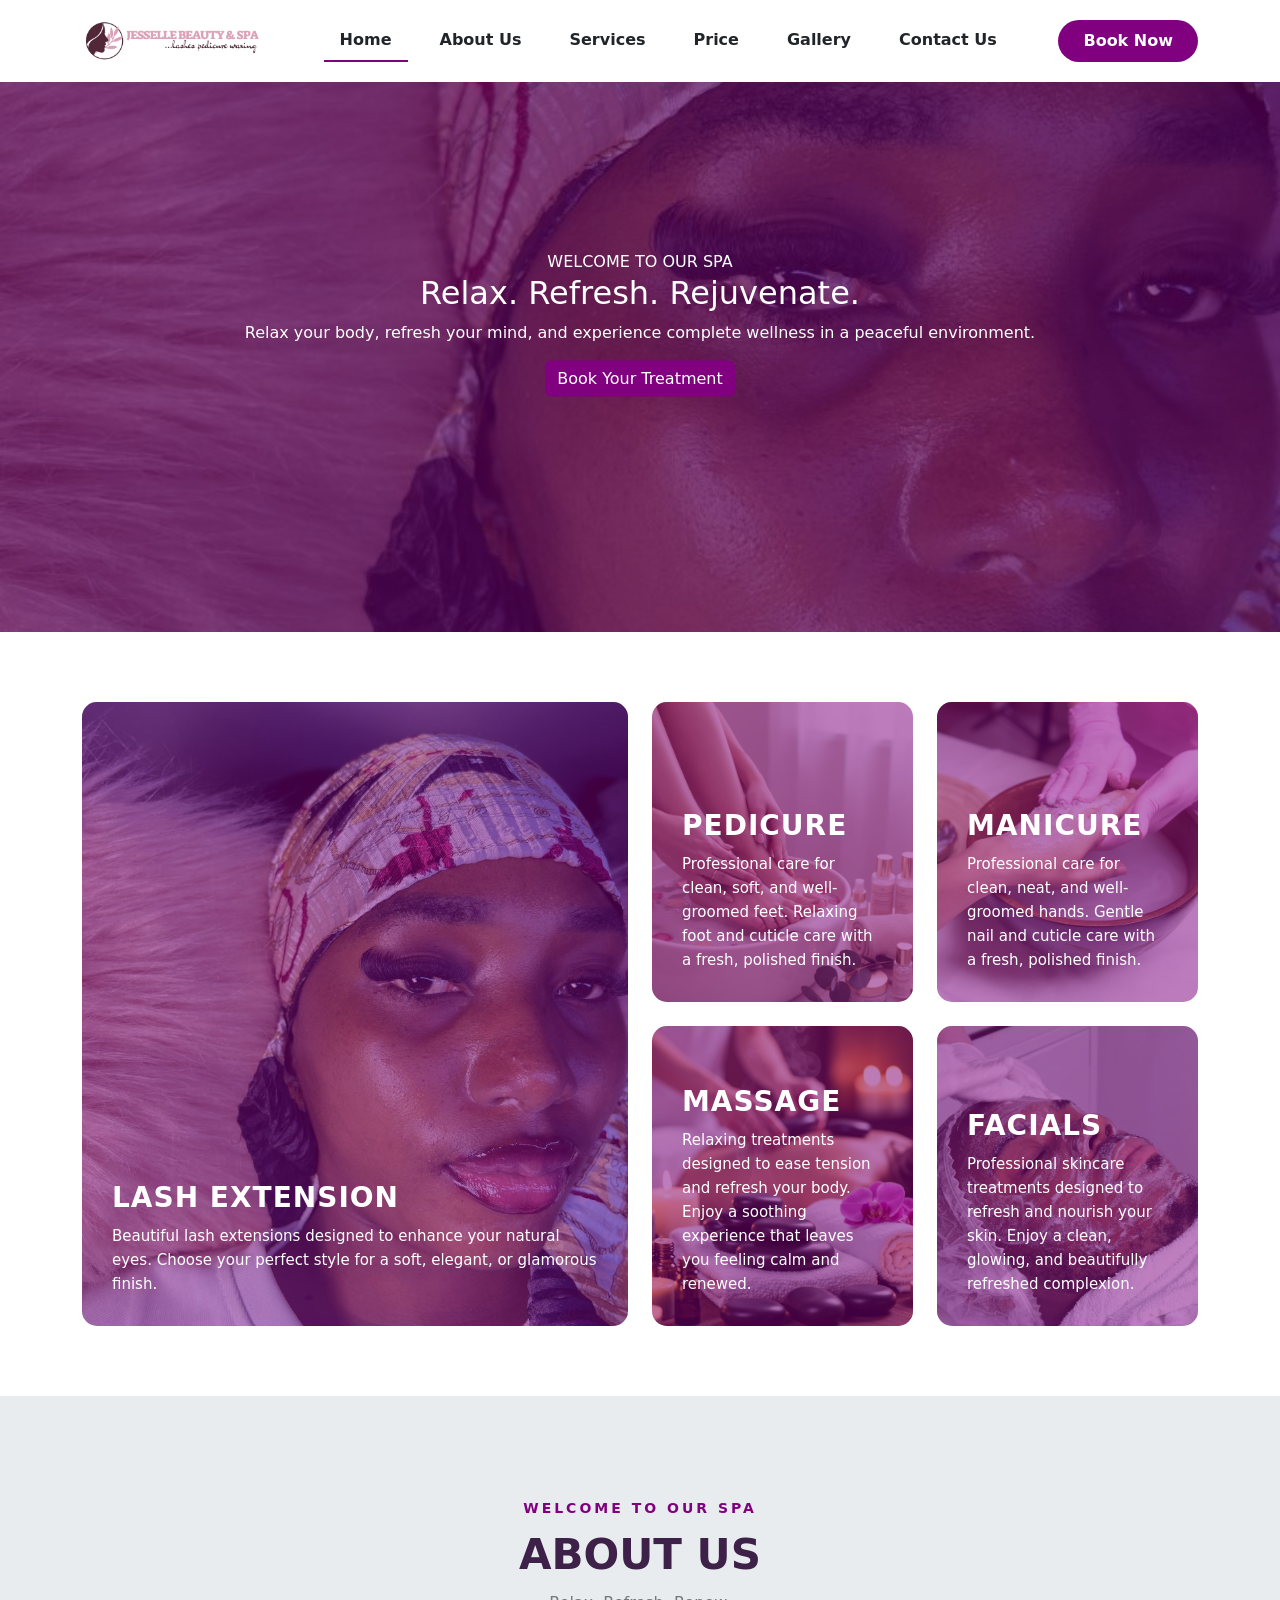
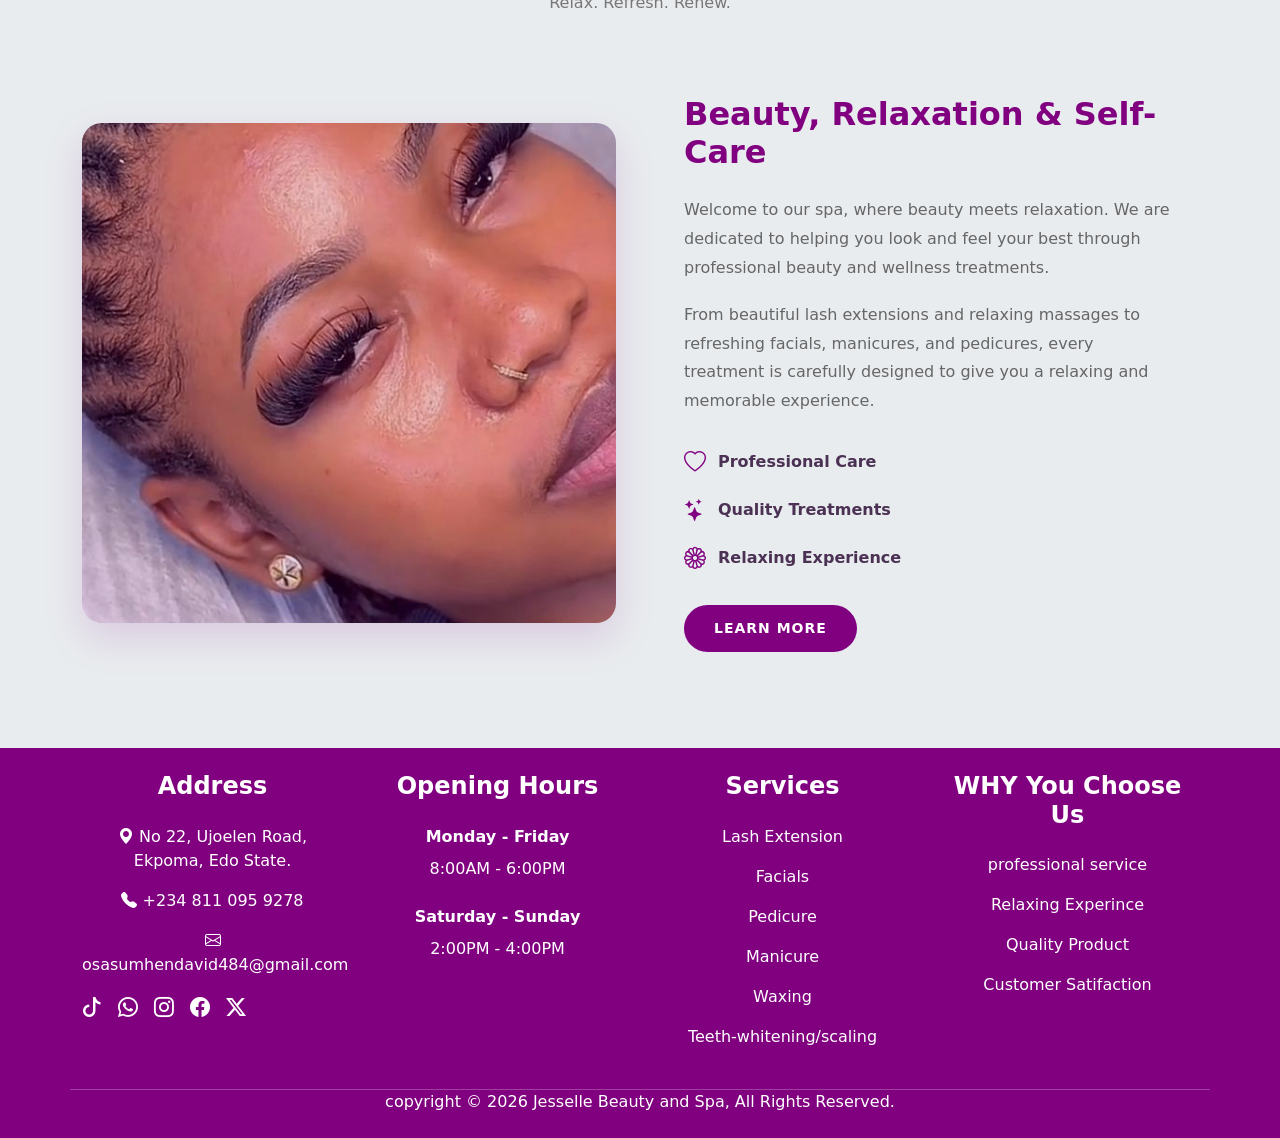
<file: index.html>
<!DOCTYPE html>
<html lang="en">

<head>
  <meta charset="UTF-8">
  <meta name="viewport" content="width=device-width, initial-scale=1.0">
  <title>jesselle</title>
  <link rel="shortcut icon" href="./image/icon.jpeg" type="image/x-icon">
  <link rel="stylesheet" href="./css/index.css">
  <link href="https://cdn.jsdelivr.net/npm/bootstrap@5.3.8/dist/css/bootstrap.min.css" rel="stylesheet"
    integrity="sha384-sRIl4kxILFvY47J16cr9ZwB07vP4J8+LH7qKQnuqkuIAvNWLzeN8tE5YBujZqJLB" crossorigin="anonymous">
  <link rel="stylesheet" href="https://cdn.jsdelivr.net/npm/bootstrap-icons@1.13.1/font/bootstrap-icons.min.css">
</head>

<body>

  <nav class="navbar navbar-expand-lg bg-white py-3">
    <div class="container">

      <!-- Logo -->
      <a class="navbar-brand" href="#">
        <img src="image/image33-removebg-preview.png" alt="Logo" width="180" class="img-fluid">
      </a>

      <!-- Mobile Toggle -->
      <button class="navbar-toggler border-0" type="button" data-bs-toggle="collapse"
        data-bs-target="#navbarSupportedContent">
        <span class="navbar-toggler-icon"></span>
      </button>

      <!-- Navigation -->
      <div class="collapse navbar-collapse" id="navbarSupportedContent">

        <ul class="navbar-nav mx-auto gap-lg-3 text-center">

          <li class="nav-item" id="home">
            <a class="nav-link active fw-semibold text-dark px-3" href="index.html">
              Home
            </a>
          </li>

          <li class="nav-item">
            <a class="nav-link fw-semibold text-dark px-3" href="aboutus.html">
              About Us
            </a>
          </li>

          <li class="nav-item">
            <a class="nav-link fw-semibold text-dark px-3" href="service.html">
              Services
            </a>
          </li>

          <li class="nav-item">
            <a class="nav-link fw-semibold text-dark px-3" href="price.html">
              Price
            </a>
          </li>
          <li class="nav-item">
            <a class="nav-link fw-semibold text-dark px-3" href="gallery.html">
              Gallery
            </a>
          </li>

          <li class="nav-item">
            <a class="nav-link fw-semibold text-dark px-3" href="contact.html">
              Contact Us
            </a>
          </li>

        </ul>

        <!-- Book Now -->
        <div class="text-center mt-3 mt-lg-0">
          <a href="#" class="btn rounded-pill px-4 py-2 fw-semibold" id="btn">
            Book Now
          </a>
        </div>

      </div>
    </div>
  </nav>
  <main>
    <!-- Carousel -->
    <div id="carouselExampleCaptions" class="carousel slide" data-bs-ride="carousel">

      <div class="carousel-inner">

        <!-- Slide 1 -->
        <div class="carousel-item active c-item">
          <img src="image/lashes.jpeg" class="d-block w-100 c-img" alt="Spa treatment">

          <div class="carousel-caption">
            <span class="spa-subtitle">WELCOME TO OUR SPA</span>
            <h2>Relax. Refresh. Rejuvenate.</h2>

            <p>
              Relax your body, refresh your mind, and experience complete
              wellness in a peaceful environment.
            </p>

            <button type="button" class="btn btn-spa" data-bs-toggle="modal" data-bs-target="#exampleModal"
              id="btn-spa">
              Book Your Treatment
            </button>
          </div>
        </div>


        <!-- Slide 2 -->
        <div class="carousel-item c-item">
          <img src="image/pedicure1.jpg" class="d-block w-100 c-img" alt="Pedicure treatment">

          <div class="carousel-caption">
            <span class="spa-subtitle">OUR SERVICES</span>
            <h2>Treat Yourself to Something Special</h2>

            <p>
              Enjoy our relaxing massages, facials, body treatments, and
              beauty services designed to leave you feeling refreshed.
            </p>

            <button type="button" class="btn btn-spa" data-bs-toggle="modal" data-bs-target="#exampleModal"
              id="btn-spa">
              Explore Our Services
            </button>
          </div>
        </div>


        <!-- Slide 3 -->
        <div class="carousel-item c-item">
          <img src="image/lashes3.jpeg" class="d-block w-100 c-img" alt="Beauty treatment">

          <div class="carousel-caption">
            <span class="spa-subtitle">YOUR WELLNESS JOURNEY</span>
            <h2>Feel Good. Look Good. Be You.</h2>

            <p>
              Our professional therapists are dedicated to providing
              exceptional care and helping you escape the stress of everyday life.
            </p>

            <button type="button" class="btn btn-spa" data-bs-toggle="modal" data-bs-target="#exampleModal"
              id="btn-spa">
              Book an Appointment
            </button>
          </div>
        </div>

      </div>

    </div>
<section class="services-section">
  <div class="container">
    <div class="row g-4">

      <!-- LEFT: Lash Extension -->
      <div class="col-lg-6">
        <div class="service-card large-card">
          <img src="image/lashes.jpeg" alt="Lash Extension">

          <div class="service-overlay"></div>

          <div class="service-content">
            <h2>LASH EXTENSION</h2>
            <p>
              Beautiful lash extensions designed to enhance your natural eyes.
              Choose your perfect style for a soft, elegant, or glamorous finish.
            </p>
          </div>
        </div>
      </div>

      <!-- RIGHT: 4 Services -->
      <div class="col-lg-6">
        <div class="row g-4">

          <!-- Pedicure -->
          <div class="col-6">
            <div class="service-card">
              <img src="image/pedicure22.jpg" alt="Pedicure">

              <div class="service-overlay"></div>

              <div class="service-content">
                <h2>PEDICURE</h2>
                <p>
                  Professional care for clean, soft, and well-groomed feet.
                  Relaxing foot and cuticle care with a fresh, polished finish.
                </p>
              </div>
            </div>
          </div>

          <!-- Manicure -->
          <div class="col-6">
            <div class="service-card">
              <img src="image/mani.jpg" alt="Manicure">

              <div class="service-overlay"></div>

              <div class="service-content">
                <h2>MANICURE</h2>
                <p>
                  Professional care for clean, neat, and well-groomed hands.
                  Gentle nail and cuticle care with a fresh, polished finish.
                </p>
              </div>
            </div>
          </div>

          <!-- Massage -->
          <div class="col-6">
            <div class="service-card">
              <img src="image/massag2.jpg" alt="Massage">

              <div class="service-overlay"></div>

              <div class="service-content">
                <h2>MASSAGE</h2>
                <p>
                  Relaxing treatments designed to ease tension and refresh
                  your body. Enjoy a soothing experience that leaves you
                  feeling calm and renewed.
                </p>
              </div>
            </div>
          </div>

          <!-- Facials -->
          <div class="col-6">
            <div class="service-card">
              <img src="image/fac.jpg" alt="Facials">

              <div class="service-overlay"></div>

              <div class="service-content">
                <h2>FACIALS</h2>
                <p>
                  Professional skincare treatments designed to refresh and
                  nourish your skin. Enjoy a clean, glowing, and beautifully
                  refreshed complexion.
                </p>
              </div>
            </div>
          </div>

        </div>
      </div>

    </div>
  </div>
</section>
<!-- About Us Section -->
<section class="about-section bg-body-secondary">
  <div class="container">
    
    <div class="about-heading">
      <span>WELCOME TO OUR SPA</span>
      <h2>ABOUT US</h2>
      <p>Relax. Refresh. Renew.</p>
    </div>

    <div class="row align-items-center g-5">

      <!-- Image -->
      <div class="col-lg-6">
        <div class="about-image">
          <img src="./image/lashes3.jpeg" alt="Our Spa">
          <div class="image-overlay"></div>
        </div>
      </div>

      <!-- Text -->
      <div class="col-lg-6">
        <div class="about-content">
          <h3>Beauty, Relaxation &amp; Self-Care</h3>

          <p>
            Welcome to our spa, where beauty meets relaxation. We are dedicated
            to helping you look and feel your best through professional beauty
            and wellness treatments.
          </p>

          <p>
            From beautiful lash extensions and relaxing massages to refreshing
            facials, manicures, and pedicures, every treatment is carefully
            designed to give you a relaxing and memorable experience.
          </p>

          <div class="about-features">
            <div>
              <i class="bi bi-heart"></i>
              <span>Professional Care</span>
            </div>

            <div>
              <i class="bi bi-stars"></i>
              <span>Quality Treatments</span>
            </div>

            <div>
              <i class="bi bi-flower1"></i>
              <span>Relaxing Experience</span>
            </div>
          </div>

          <a href="#" class="about-btn">LEARN MORE</a>
        </div>
      </div>

    </div>
  </div>
</section>

 <footer style="background-color: #800080;" class="text-white text-center">
    
    <div class="container">
      <div class="row g-4 pb-4">
        <div class="col-lg-3 col-md-6">
          <h4 class="fw-bold mb-4">Address</h4>
          <p class="mb-3 ">
            <i class="bi bi-geo-alt-fill"></i>
            No 22, Ujoelen Road, Ekpoma, Edo State.
          </p>

          <p class="mb-3 ">
            <i class="bi bi-telephone-fill"></i>
            +234 811 095 9278
          </p>

          <p class="mb-3 ">
            <i class="bi bi-envelope"></i>
            osasumhendavid484@gmail.com
          </p>

          <div class="d-flex gap-3">
        <a href="#" class="text-white fs-5">
          <i class="bi bi-tiktok"></i>
        </a>

        <a href="#" class="text-white fs-5">
          <i class="bi bi-whatsapp"></i>
        </a>

        <a href="#" class="text-white fs-5">
          <i class="bi bi-instagram"></i>
        </a>

        <a href="#" class="text-white fs-5">
          <i class="bi bi-facebook"></i>
        </a>

        <a href="#" class="text-white fs-5">
          <i class="bi bi-twitter-x"></i>
        </a>
          </div>
        </div>


       <div class="col-lg-3 col-md-6">
        <h4 class="mb-4 fw-bold">Opening Hours</h4>
        <p class="mb-2 fw-semibold">Monday - Friday </p>
        <p class="mb-4">8:00AM - 6:00PM</p>

        <p class="mb-2 fw-semibold">Saturday - Sunday </p>
        <p class="mb-4">2:00PM - 4:00PM</p>
       </div>

       <div class="col-lg-3 col-md-6">
         <h4 class="mb-4 fw-bold">Services</h4>
         <ul class="list-unstyled">
          <li class="mb-3">

          </li>
          <li class="mb-3">
           <a href="#" class="text-white text-decoration-none">
            Lash Extension
           </a>
          </li>

          <li class="mb-3">
           <a href="#" class="text-white text-decoration-none">
            Facials
           </a>
          </li>

          <li class="mb-3">
              <a href="#" class="text-white text-decoration-none">
            Pedicure
           </a>
          </li>

          <li class="mb-3">
         <a href="#" class="text-white text-decoration-none">
            Manicure
           </a>
          </li>

          <li class="mb-3">
       <a href="#" class="text-white text-decoration-none">
            Waxing
           </a>
          </li>

          <li class="mb-3">
         <a href="#" class="text-white text-decoration-none">
          Teeth-whitening/scaling
           </a>
          </li>
         </ul>
       </div>

        <div class="col-lg-3 col-md-6">
         <h4 class="mb-4 fw-bold">WHY You Choose Us</h4>
         <ul class="list-unstyled">
          <li class="mb-3">
           <a href="#" class="text-white text-decoration-none">
            professional service
           </a>
          </li>

          <li class="mb-3">
           <a href="#" class="text-white text-decoration-none">
            Relaxing Experince
           </a>
          </li>

          <li class="mb-3">
           <a href="#" class="text-white text-decoration-none">
            Quality Product
           </a>
          </li>

          <li class="mb-3">
           <a href="#" class="text-white text-decoration-none">
            Customer Satifaction
           </a>
          </li>
          </ul>
          </div>

          <div class="border-top border-white border-opacity-25
          text-center" py-4>
          <p class="mb-0">
          copyright &copy; 2026 Jesselle Beauty and Spa, All Rights Reserved.
          </p>


          </div>
          
      </div>
    </div>
    
  </footer>
</body>
<script src="https://cdn.jsdelivr.net/npm/bootstrap@5.3.8/dist/js/bootstrap.bundle.min.js"
  integrity="sha384-FKyoEForCGlyvwx9Hj09JcYn3nv7wiPVlz7YYwJrWVcXK/BmnVDxM+D2scQbITxI" crossorigin="anonymous"></script>

</html>
</file>
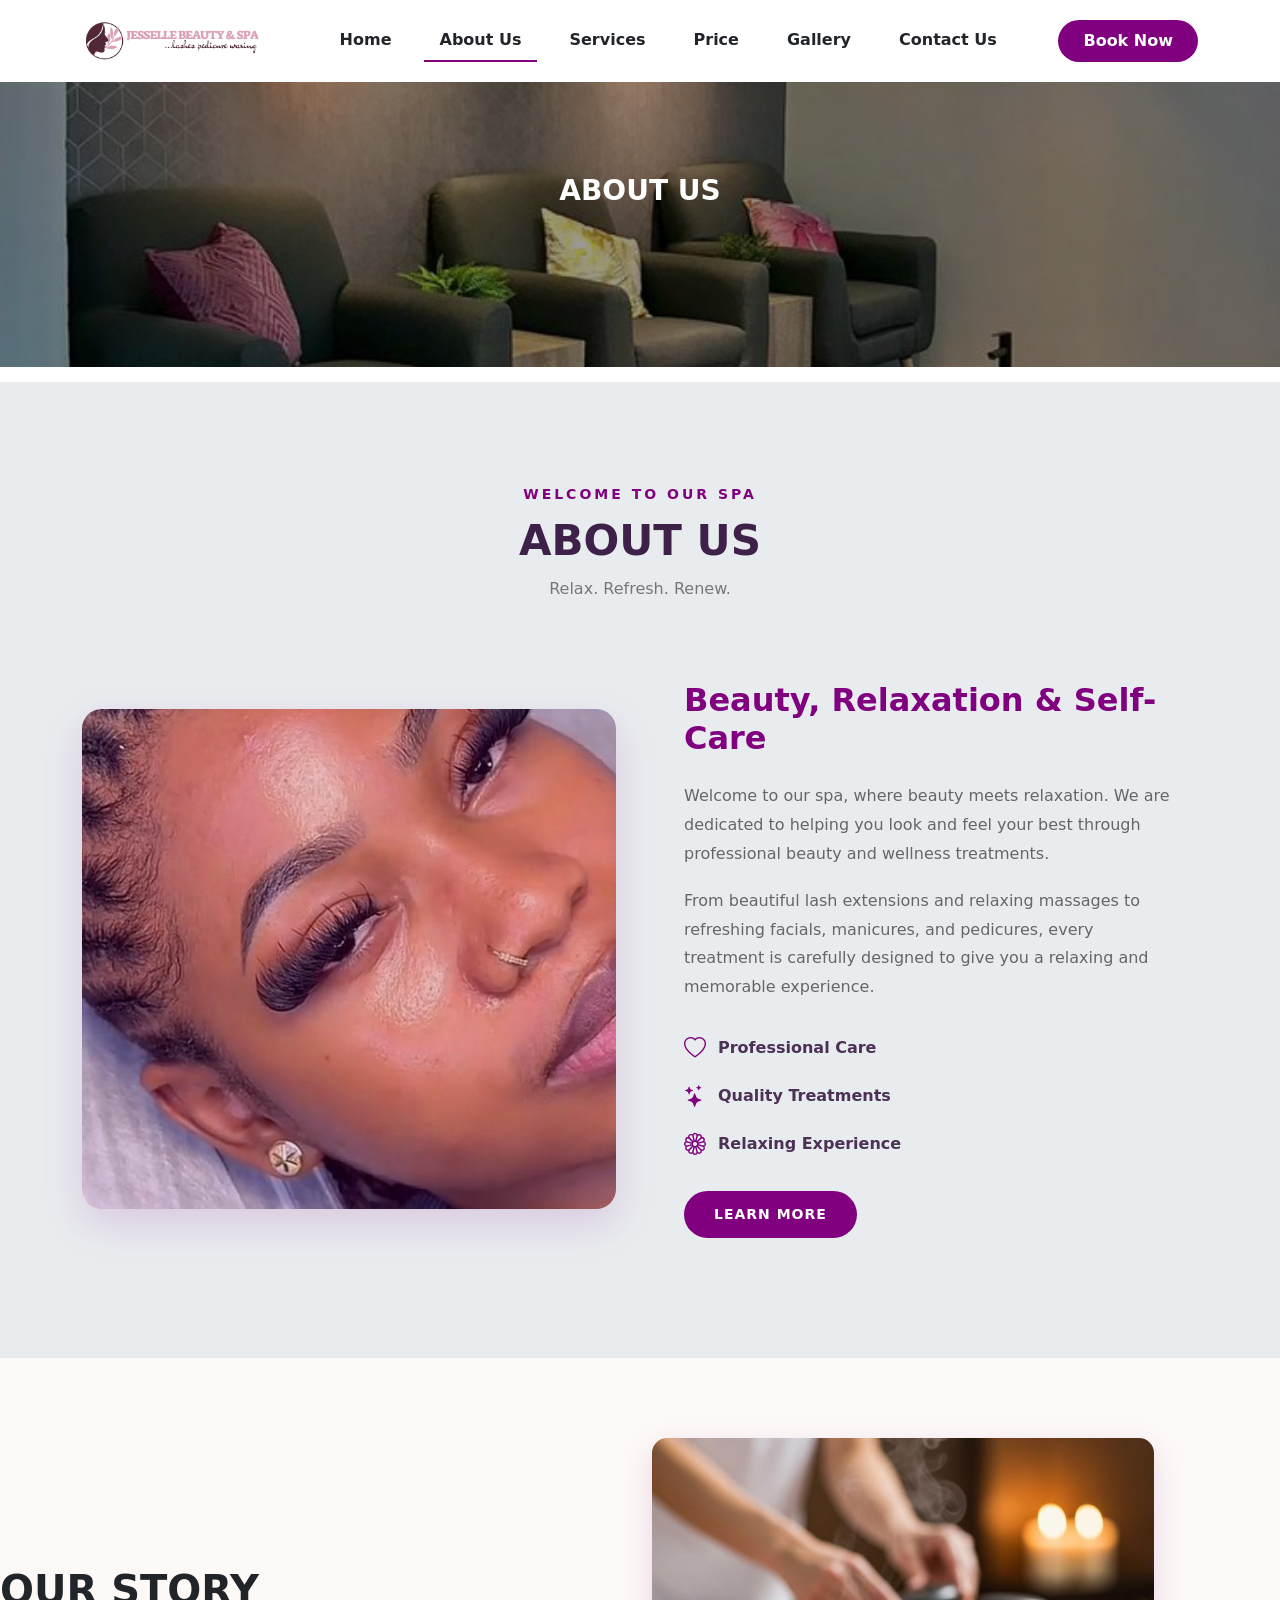
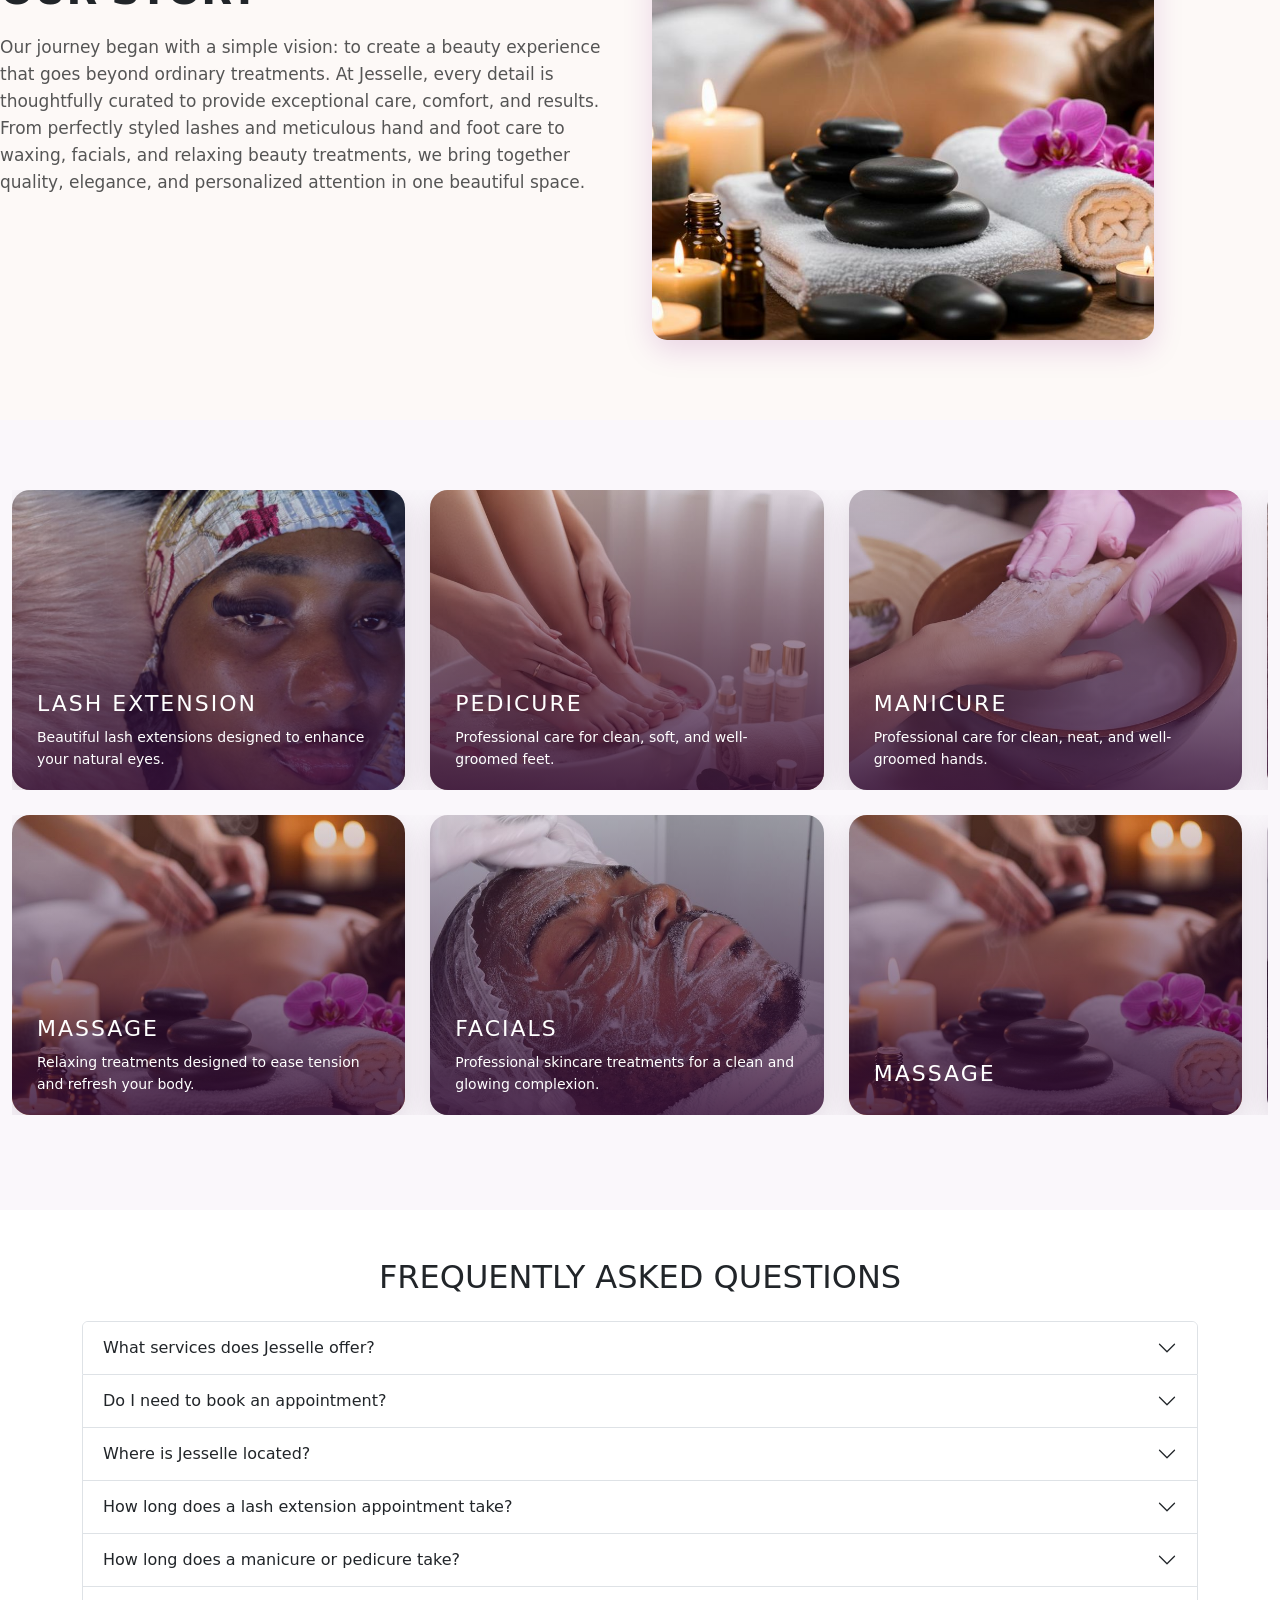
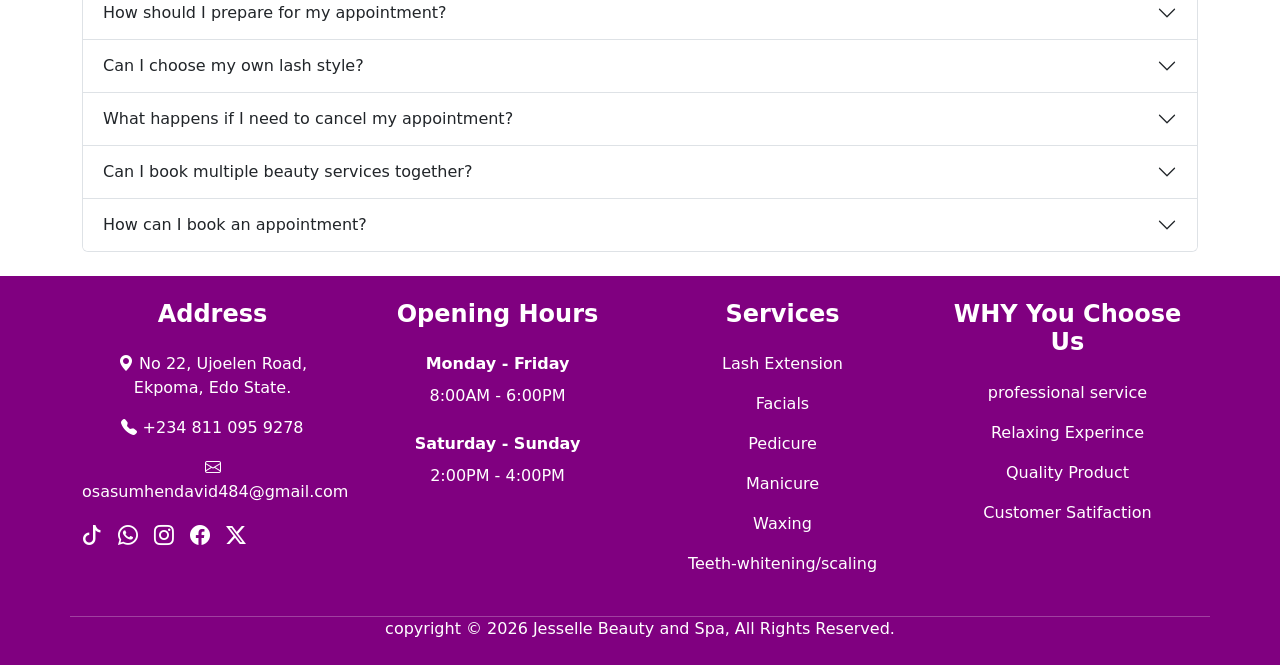
<file: aboutus.html>
<!DOCTYPE html>
<html lang="en">
<head>
    <meta charset="UTF-8">
    <meta name="viewport" content="width=device-width, initial-scale=1.0">
    <title>jesselle</title>
    <link rel="shortcut icon" href="./image/icon.jpeg" type="image/x-icon">
    <link rel="stylesheet" href="css/aboutus.css">
    <link href="https://cdn.jsdelivr.net/npm/bootstrap@5.3.8/dist/css/bootstrap.min.css" rel="stylesheet"
    integrity="sha384-sRIl4kxILFvY47J16cr9ZwB07vP4J8+LH7qKQnuqkuIAvNWLzeN8tE5YBujZqJLB" crossorigin="anonymous">
  <link rel="stylesheet" href="https://cdn.jsdelivr.net/npm/bootstrap-icons@1.13.1/font/bootstrap-icons.min.css">
  
</head>
<body>



    <body>

 <nav class="navbar navbar-expand-lg bg-white py-3">
  <div class="container">

    <!-- Logo -->
    <a class="navbar-brand" href="#">
      <img 
        src="image/image33-removebg-preview.png" 
        alt="Logo" 
        width="180"
        class="img-fluid"
      >
    </a>

    <!-- Mobile Toggle -->
    <button 
      class="navbar-toggler border-0" 
      type="button" 
      data-bs-toggle="collapse" 
      data-bs-target="#navbarSupportedContent"
    >
      <span class="navbar-toggler-icon"></span>
    </button>

    <!-- Navigation -->
    <div class="collapse navbar-collapse" id="navbarSupportedContent">

      <ul class="navbar-nav mx-auto gap-lg-3 text-center">

        <li class="nav-item">
          <a class="nav-link active fw-semibold text-dark px-3" href="index.html">
            Home
          </a>
        </li>

        <li class="nav-item" id="home">
          <a class="nav-link fw-semibold text-dark px-3" href="aboutus.html">
            About Us
          </a>
        </li>

        <li class="nav-item">
          <a class="nav-link fw-semibold text-dark px-3" href="service.html">
            Services
          </a>
        </li>

        <li class="nav-item">
          <a class="nav-link fw-semibold text-dark px-3" href="price.html">
            Price
          </a>
        </li>
         <li class="nav-item">
          <a class="nav-link fw-semibold text-dark px-3" href="gallery.html">
            Gallery
          </a>
        </li>

        <li class="nav-item">
          <a class="nav-link fw-semibold text-dark px-3" href="contact.html">
            Contact Us
          </a>
        </li>

      </ul>

      <!-- Book Now -->
      <div class="text-center mt-3 mt-lg-0">
        <a href="#" class="btn rounded-pill px-4 py-2 fw-semibold" id="btn">
          Book Now
        </a>
      </div>

    </div>
  </div>
</nav>
<main>
    <section class="hero-section">

      <div
        id="carouselExampleSlidesOnly"
        class="carousel slide"
        data-bs-ride="carousel"
      >

        <div class="carousel-inner">

          <div class="carousel-item active c-item">

            <img
              src="image/chai.jpg"
              class="d-block w-100 c-img"
              alt="Jesselle Beauty Spa"
            >

            <div class="carousel-caption top-0 mt-4">

              <h1 class="fs-3 mt-5 fw-bolder text-uppercase">
                 ABOUT US
              </h1>

            </div>

          </div>

        </div>
      </div>

    </section>
</main>
<!-- About Us Section -->
<section class="about-section bg-body-secondary">
  <div class="container">
    
    <div class="about-heading">
      <span>WELCOME TO OUR SPA</span>
      <h2>ABOUT US</h2>
      <p>Relax. Refresh. Renew.</p>
    </div>

    <div class="row align-items-center g-5">

      <!-- Image -->
      <div class="col-lg-6">
        <div class="about-image">
          <img src="./image/lashes3.jpeg" alt="Our Spa">
          <div class="image-overlay"></div>
        </div>
      </div>

      <!-- Text -->
      <div class="col-lg-6">
        <div class="about-content">
          <h3>Beauty, Relaxation &amp; Self-Care</h3>

          <p>
            Welcome to our spa, where beauty meets relaxation. We are dedicated
            to helping you look and feel your best through professional beauty
            and wellness treatments.
          </p>

          <p>
            From beautiful lash extensions and relaxing massages to refreshing
            facials, manicures, and pedicures, every treatment is carefully
            designed to give you a relaxing and memorable experience.
          </p>

          <div class="about-features">
            <div>
              <i class="bi bi-heart"></i>
              <span>Professional Care</span>
            </div>

            <div>
              <i class="bi bi-stars"></i>
              <span>Quality Treatments</span>
            </div>

            <div>
              <i class="bi bi-flower1"></i>
              <span>Relaxing Experience</span>
            </div>
          </div>

          <a href="#" class="about-btn">LEARN MORE</a>
        </div>
      </div>

    </div>
  </div>
</section>
<!-- our story -->
 <section class="our-story">
  <div class="row align-items-center">
    <div class="col-md-6">
      <h2>OUR STORY</h2>
      <p>Our journey began with a simple vision: to create a beauty experience that goes beyond ordinary treatments. At Jesselle, every detail is thoughtfully curated to provide exceptional care, comfort, and results. From perfectly styled lashes and meticulous hand and foot care to waxing, facials, and relaxing beauty treatments, we bring together quality, elegance, and personalized attention in one beautiful space.</p>
    </div>

    <div class="col-md-6">
      <img src="image/massag2.jpg" alt="massage">
    </div>

  </div>
 </section>
<!-- card -->
<section class="services-section">
  <div class="container-fluid">

    <!-- FIRST ROW -->
    <div class="services-slider">
      <div class="services-track">

        <!-- Lash -->
        <div class="service-card">
          <img src="image/lashes.jpeg" alt="Lash Extension">
          <div class="service-overlay"></div>
          <div class="service-content">
            <h2>LASH EXTENSION</h2>
            <p>Beautiful lash extensions designed to enhance your natural eyes.</p>
          </div>
        </div>

        <!-- Pedicure -->
        <div class="service-card">
          <img src="image/pedicure22.jpg" alt="Pedicure">
          <div class="service-overlay"></div>
          <div class="service-content">
            <h2>PEDICURE</h2>
            <p>Professional care for clean, soft, and well-groomed feet.</p>
          </div>
        </div>

        <!-- Manicure -->
        <div class="service-card">
          <img src="image/mani.jpg" alt="Manicure">
          <div class="service-overlay"></div>
          <div class="service-content">
            <h2>MANICURE</h2>
            <p>Professional care for clean, neat, and well-groomed hands.</p>
          </div>
        </div>

        <!-- Duplicate for smooth movement -->
        <div class="service-card">
          <img src="image/lashes.jpeg" alt="Lash Extension">
          <div class="service-overlay"></div>
          <div class="service-content">
            <h2>LASH EXTENSION</h2>
          </div>
        </div>

      </div>
    </div>


    <!-- SECOND ROW -->
    <div class="services-slider second-slider">
      <div class="services-track">

        <!-- Massage -->
        <div class="service-card">
          <img src="image/massag2.jpg" alt="Massage">
          <div class="service-overlay"></div>
          <div class="service-content">
            <h2>MASSAGE</h2>
            <p>Relaxing treatments designed to ease tension and refresh your body.</p>
          </div>
        </div>

        <!-- Facials -->
        <div class="service-card">
          <img src="image/fac.jpg" alt="Facials">
          <div class="service-overlay"></div>
          <div class="service-content">
            <h2>FACIALS</h2>
            <p>Professional skincare treatments for a clean and glowing complexion.</p>
          </div>
        </div>

        <!-- Duplicate -->
        <div class="service-card">
          <img src="image/massag2.jpg" alt="Massage">
          <div class="service-overlay"></div>
          <div class="service-content">
            <h2>MASSAGE</h2>
          </div>
        </div>

        <div class="service-card">
          <img src="image/fac.jpg" alt="Facials">
          <div class="service-overlay"></div>
          <div class="service-content">
            <h2>FACIALS</h2>
          </div>
        </div>

      </div>
    </div>

  </div>
</section>


  <!-- FAQ -->
<section id="faq" class="py-5">
  <h2 class="text-center text-uppercase mb-4">Frequently Asked Questions</h2>

  <div class="container">
    <div class="accordion mx-auto" id="accordionExample">

      <!-- FAQ 1 -->
      <div class="accordion-item">
        <h2 class="accordion-header">
          <button class="accordion-button collapsed"
            type="button"
            data-bs-toggle="collapse"
            data-bs-target="#collapseOne">
            What services does Jesselle offer?
          </button>
        </h2>

        <div id="collapseOne" class="accordion-collapse collapse"
          data-bs-parent="#accordionExample">
          <div class="accordion-body">
            We offer professional manicures, pedicures, lash extensions,
            and other beauty treatments designed to help you look and feel your best.
          </div>
        </div>
      </div>

      <!-- FAQ 2 -->
      <div class="accordion-item">
        <h2 class="accordion-header">
          <button class="accordion-button collapsed"
            type="button"
            data-bs-toggle="collapse"
            data-bs-target="#collapseTwo">
            Do I need to book an appointment?
          </button>
        </h2>

        <div id="collapseTwo" class="accordion-collapse collapse"
          data-bs-parent="#accordionExample">
          <div class="accordion-body">
            Yes, we recommend booking an appointment in advance to secure
            your preferred date and time.
          </div>
        </div>
      </div>

      <!-- FAQ 3 -->
      <div class="accordion-item">
        <h2 class="accordion-header">
          <button class="accordion-button collapsed"
            type="button"
            data-bs-toggle="collapse"
            data-bs-target="#collapseThree">
            Where is Jesselle located?
          </button>
        </h2>

        <div id="collapseThree" class="accordion-collapse collapse"
          data-bs-parent="#accordionExample">
          <div class="accordion-body">
            Please visit our Contact Us page for our location details.
            You can also contact us directly when booking your appointment.
          </div>
        </div>
      </div>

      <!-- FAQ 4 -->
      <div class="accordion-item">
        <h2 class="accordion-header">
          <button class="accordion-button collapsed"
            type="button"
            data-bs-toggle="collapse"
            data-bs-target="#collapseFour">
            How long does a lash extension appointment take?
          </button>
        </h2>

        <div id="collapseFour" class="accordion-collapse collapse"
          data-bs-parent="#accordionExample">
          <div class="accordion-body">
            A lash extension appointment can take approximately 1 to 2 hours,
            depending on the style and type of lashes you choose.
          </div>
        </div>
      </div>

      <!-- FAQ 5 -->
      <div class="accordion-item">
        <h2 class="accordion-header">
          <button class="accordion-button collapsed"
            type="button"
            data-bs-toggle="collapse"
            data-bs-target="#collapseFive">
            How long does a manicure or pedicure take?
          </button>
        </h2>

        <div id="collapseFive" class="accordion-collapse collapse"
          data-bs-parent="#accordionExample">
          <div class="accordion-body">
            A manicure or pedicure usually takes between 45 minutes and
            1 hour, depending on the treatment selected.
          </div>
        </div>
      </div>

      <!-- FAQ 6 -->
      <div class="accordion-item">
        <h2 class="accordion-header">
          <button class="accordion-button collapsed"
            type="button"
            data-bs-toggle="collapse"
            data-bs-target="#collapseSix">
            How should I prepare for my appointment?
          </button>
        </h2>

        <div id="collapseSix" class="accordion-collapse collapse"
          data-bs-parent="#accordionExample">
          <div class="accordion-body">
            Please arrive with clean hands and feet when possible.
            For lash appointments, avoid using heavy eye makeup or oily
            products around your eyes before your appointment.
          </div>
        </div>
      </div>

      <!-- FAQ 7 -->
      <div class="accordion-item">
        <h2 class="accordion-header">
          <button class="accordion-button collapsed"
            type="button"
            data-bs-toggle="collapse"
            data-bs-target="#collapseSeven">
            Can I choose my own lash style?
          </button>
        </h2>

        <div id="collapseSeven" class="accordion-collapse collapse"
          data-bs-parent="#accordionExample">
          <div class="accordion-body">
            Yes. You can discuss your preferred lash length, thickness,
            and style with our beauty professionals before your treatment.
          </div>
        </div>
      </div>

      <!-- FAQ 8 -->
      <div class="accordion-item">
        <h2 class="accordion-header">
          <button class="accordion-button collapsed"
            type="button"
            data-bs-toggle="collapse"
            data-bs-target="#collapseEight">
            What happens if I need to cancel my appointment?
          </button>
        </h2>

        <div id="collapseEight" class="accordion-collapse collapse"
          data-bs-parent="#accordionExample">
          <div class="accordion-body">
            If you need to cancel or reschedule, please contact us as early
            as possible so we can make the time available to another client.
          </div>
        </div>
      </div>

      <!-- FAQ 9 -->
      <div class="accordion-item">
        <h2 class="accordion-header">
          <button class="accordion-button collapsed"
            type="button"
            data-bs-toggle="collapse"
            data-bs-target="#collapseNine">
            Can I book multiple beauty services together?
          </button>
        </h2>

        <div id="collapseNine" class="accordion-collapse collapse"
          data-bs-parent="#accordionExample">
          <div class="accordion-body">
            Yes, you can request multiple services during one visit.
            Please let us know when booking so we can schedule enough time
            for your treatments.
          </div>
        </div>
      </div>

      <!-- FAQ 10 -->
      <div class="accordion-item">
        <h2 class="accordion-header">
          <button class="accordion-button collapsed"
            type="button"
            data-bs-toggle="collapse"
            data-bs-target="#collapseTen">
            How can I book an appointment?
          </button>
        </h2>

        <div id="collapseTen" class="accordion-collapse collapse"
          data-bs-parent="#accordionExample">
          <div class="accordion-body">
            You can book an appointment by contacting us through our
            Contact Us page or using the booking options provided on our website.
          </div>
        </div>
      </div>

    </div>
  </div>
</section>
  <footer style="background-color: #800080;" class="text-white text-center">
    
    <div class="container">
      <div class="row g-4 pb-4">
        <div class="col-lg-3 col-md-6">
          <h4 class="fw-bold mb-4">Address</h4>
          <p class="mb-3 ">
            <i class="bi bi-geo-alt-fill"></i>
            No 22, Ujoelen Road, Ekpoma, Edo State.
          </p>

          <p class="mb-3 ">
            <i class="bi bi-telephone-fill"></i>
            +234 811 095 9278
          </p>

          <p class="mb-3 ">
            <i class="bi bi-envelope"></i>
            osasumhendavid484@gmail.com
          </p>

          <div class="d-flex gap-3">
        <a href="#" class="text-white fs-5">
          <i class="bi bi-tiktok"></i>
        </a>

        <a href="#" class="text-white fs-5">
          <i class="bi bi-whatsapp"></i>
        </a>

        <a href="#" class="text-white fs-5">
          <i class="bi bi-instagram"></i>
        </a>

        <a href="#" class="text-white fs-5">
          <i class="bi bi-facebook"></i>
        </a>

        <a href="#" class="text-white fs-5">
          <i class="bi bi-twitter-x"></i>
        </a>
          </div>
        </div>


       <div class="col-lg-3 col-md-6">
        <h4 class="mb-4 fw-bold">Opening Hours</h4>
        <p class="mb-2 fw-semibold">Monday - Friday </p>
        <p class="mb-4">8:00AM - 6:00PM</p>

        <p class="mb-2 fw-semibold">Saturday - Sunday </p>
        <p class="mb-4">2:00PM - 4:00PM</p>
       </div>

       <div class="col-lg-3 col-md-6">
         <h4 class="mb-4 fw-bold">Services</h4>
         <ul class="list-unstyled">
          <li class="mb-3">

          </li>
          <li class="mb-3">
           <a href="#" class="text-white text-decoration-none">
            Lash Extension
           </a>
          </li>

          <li class="mb-3">
           <a href="#" class="text-white text-decoration-none">
            Facials
           </a>
          </li>

          <li class="mb-3">
              <a href="#" class="text-white text-decoration-none">
            Pedicure
           </a>
          </li>

          <li class="mb-3">
         <a href="#" class="text-white text-decoration-none">
            Manicure
           </a>
          </li>

          <li class="mb-3">
       <a href="#" class="text-white text-decoration-none">
            Waxing
           </a>
          </li>

          <li class="mb-3">
         <a href="#" class="text-white text-decoration-none">
          Teeth-whitening/scaling
           </a>
          </li>
         </ul>
       </div>

        <div class="col-lg-3 col-md-6">
         <h4 class="mb-4 fw-bold">WHY You Choose Us</h4>
         <ul class="list-unstyled">
          <li class="mb-3">
           <a href="#" class="text-white text-decoration-none">
            professional service
           </a>
          </li>

          <li class="mb-3">
           <a href="#" class="text-white text-decoration-none">
            Relaxing Experince
           </a>
          </li>

          <li class="mb-3">
           <a href="#" class="text-white text-decoration-none">
            Quality Product
           </a>
          </li>

          <li class="mb-3">
           <a href="#" class="text-white text-decoration-none">
            Customer Satifaction
           </a>
          </li>
          </ul>
          </div>

          <div class="border-top border-white border-opacity-25
          text-center" py-4>
          <p class="mb-0">
          copyright &copy; 2026 Jesselle Beauty and Spa, All Rights Reserved.
          </p>


          </div>
          
      </div>
    </div>
    
  </footer>

 

    
</body>
<script src="https://cdn.jsdelivr.net/npm/bootstrap@5.3.8/dist/js/bootstrap.bundle.min.js"
  integrity="sha384-FKyoEForCGlyvwx9Hj09JcYn3nv7wiPVlz7YYwJrWVcXK/BmnVDxM+D2scQbITxI" crossorigin="anonymous"></script>
</html>
</file>
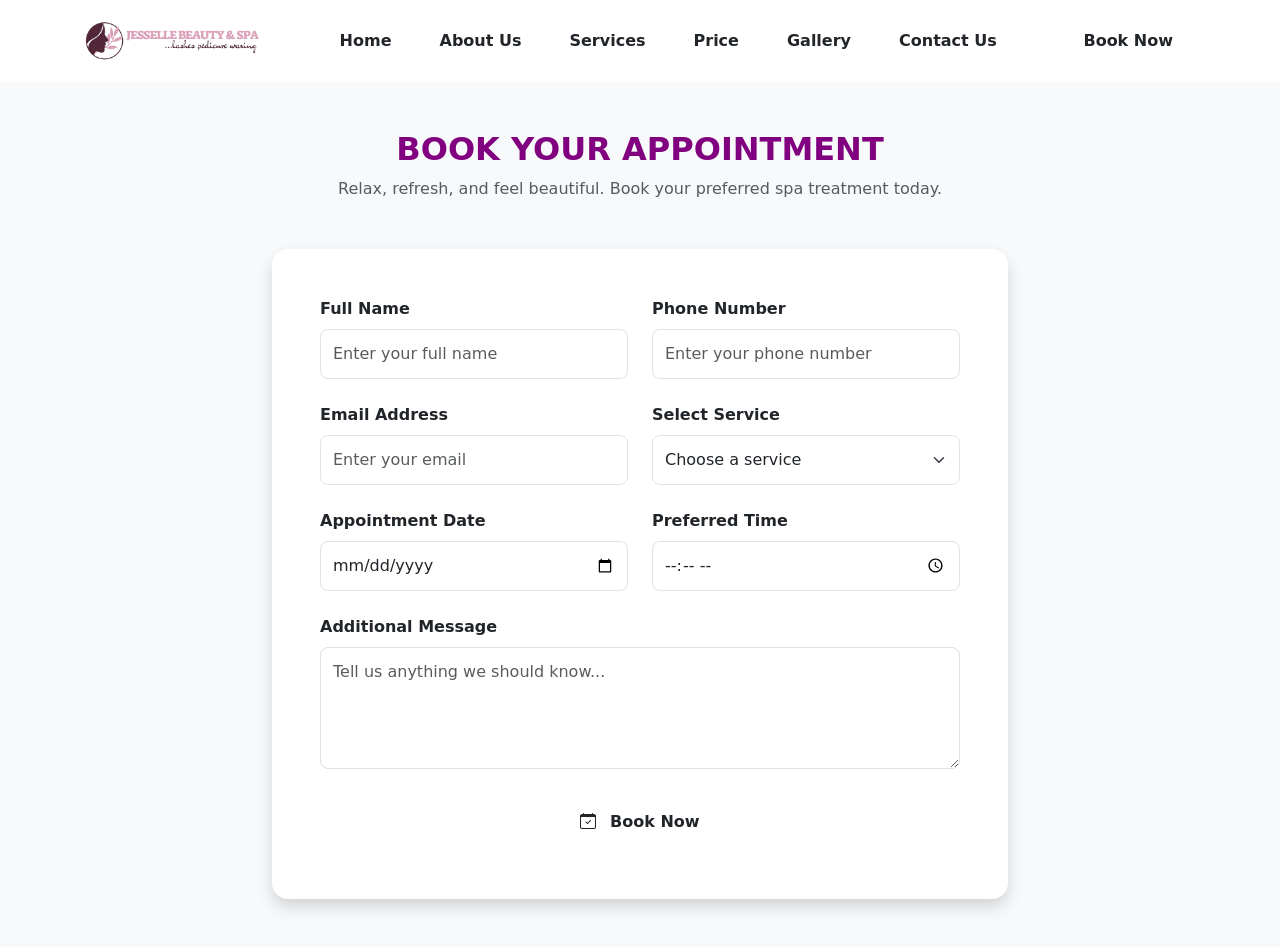
<file: book.html>
<!DOCTYPE html>
<html lang="en">
<head>
    <meta charset="UTF-8">
    <meta name="viewport" content="width=device-width, initial-scale=1.0">
    <title>Document</title>
    <link rel="stylesheet" href="css/book.css">
    <link href="https://cdn.jsdelivr.net/npm/bootstrap@5.3.8/dist/css/bootstrap.min.css" rel="stylesheet"
    integrity="sha384-sRIl4kxILFvY47J16cr9ZwB07vP4J8+LH7qKQnuqkuIAvNWLzeN8tE5YBujZqJLB" crossorigin="anonymous">
  <link rel="stylesheet" href="https://cdn.jsdelivr.net/npm/bootstrap-icons@1.13.1/font/bootstrap-icons.min.css">
  
</head>
<body>
  <nav class="navbar navbar-expand-lg bg-white py-3">
    <div class="container">

      <!-- Logo -->
      <a class="navbar-brand" href="#">
        <img src="image/image33-removebg-preview.png" alt="Logo" width="180" class="img-fluid">
      </a>

      <!-- Mobile Toggle -->
      <button class="navbar-toggler border-0" type="button" data-bs-toggle="collapse"
        data-bs-target="#navbarSupportedContent">
        <span class="navbar-toggler-icon"></span>
      </button>

      <!-- Navigation -->
      <div class="collapse navbar-collapse" id="navbarSupportedContent">

        <ul class="navbar-nav mx-auto gap-lg-3 text-center">

          <li class="nav-item" id="home">
            <a class="nav-link active fw-semibold text-dark px-3" href="index.html">
              Home
            </a>
          </li>

          <li class="nav-item">
            <a class="nav-link fw-semibold text-dark px-3" href="aboutus.html">
              About Us
            </a>
          </li>

          <li class="nav-item">
            <a class="nav-link fw-semibold text-dark px-3" href="service.html">
              Services
            </a>
          </li>

          <li class="nav-item">
            <a class="nav-link fw-semibold text-dark px-3" href="price.html">
              Price
            </a>
          </li>
          <li class="nav-item">
            <a class="nav-link fw-semibold text-dark px-3" href="gallery.html">
              Gallery
            </a>
          </li>

          <li class="nav-item">
            <a class="nav-link fw-semibold text-dark px-3" href="contact.html">
              Contact Us
            </a>
          </li>

        </ul>

        <!-- Book Now -->
        <div class="text-center mt-3 mt-lg-0">
          <a href="book.html" class="btn rounded-pill px-4 py-2 fw-semibold" id="btn">
            Book Now
          </a>
        </div>

      </div>
    </div>
  </nav>
    
<!-- Book Now Section -->
<section id="book-now" class="py-5 bg-light">

  <div class="container">

    <!-- Heading -->
    <div class="text-center mb-5">
      <h2 class="fw-bold text-uppercase">Book Your Appointment</h2>
      <p class="text-muted">
        Relax, refresh, and feel beautiful. Book your preferred spa treatment today.
      </p>
    </div>

    <div class="row justify-content-center">

      <div class="col-lg-8">

        <div class="card shadow border-0 rounded-4">
          <div class="card-body p-4 p-md-5">

            <form>

              <div class="row g-4">

                <!-- Full Name -->
                <div class="col-md-6">
                  <label for="name" class="form-label fw-semibold">
                    Full Name
                  </label>
                  <input
                    type="text"
                    class="form-control"
                    id="name"
                    placeholder="Enter your full name"
                    required
                  >
                </div>

                <!-- Phone Number -->
                <div class="col-md-6">
                  <label for="phone" class="form-label fw-semibold">
                    Phone Number
                  </label>
                  <input
                    type="tel"
                    class="form-control"
                    id="phone"
                    placeholder="Enter your phone number"
                    required
                  >
                </div>

                <!-- Email -->
                <div class="col-md-6">
                  <label for="email" class="form-label fw-semibold">
                    Email Address
                  </label>
                  <input
                    type="email"
                    class="form-control"
                    id="email"
                    placeholder="Enter your email"
                  >
                </div>

                <!-- Service -->
                <div class="col-md-6">
                  <label for="service" class="form-label fw-semibold">
                    Select Service
                  </label>

                  <select class="form-select" id="service" required>
                    <option value="" selected disabled>
                      Choose a service
                    </option>
                    <option>Manicure</option>
                    <option>Pedicure</option>
                    <option>Lash Extension</option>
                    <option>Facial</option>
                    <option>Massage</option>
                    <option>Wig Installation</option>
                  </select>
                </div>

                <!-- Date -->
                <div class="col-md-6">
                  <label for="date" class="form-label fw-semibold">
                    Appointment Date
                  </label>

                  <input
                    type="date"
                    class="form-control"
                    id="date"
                    required
                  >
                </div>

                <!-- Time -->
                <div class="col-md-6">
                  <label for="time" class="form-label fw-semibold">
                    Preferred Time
                  </label>

                  <input
                    type="time"
                    class="form-control"
                    id="time"
                    required
                  >
                </div>

                <!-- Message -->
                <div class="col-12">
                  <label for="message" class="form-label fw-semibold">
                    Additional Message
                  </label>

                  <textarea
                    class="form-control"
                    id="message"
                    rows="4"
                    placeholder="Tell us anything we should know..."
                  ></textarea>
                </div>

                <!-- Button -->
                <div class="col-12 text-center">

                  <button
                    type="submit"
                    class="btn book-btn px-5 py-3 rounded-pill fw-bold"
                  >
                    <i class="bi bi-calendar-check me-2"></i>
                    Book Now
                  </button>

                </div>

              </div>

            </form>

          </div>
        </div>

      </div>

    </div>

  </div>

</section>
</body>
<script src="https://cdn.jsdelivr.net/npm/bootstrap@5.3.8/dist/js/bootstrap.bundle.min.js"
  integrity="sha384-FKyoEForCGlyvwx9Hj09JcYn3nv7wiPVlz7YYwJrWVcXK/BmnVDxM+D2scQbITxI" crossorigin="anonymous"></script>

</html>
</file>
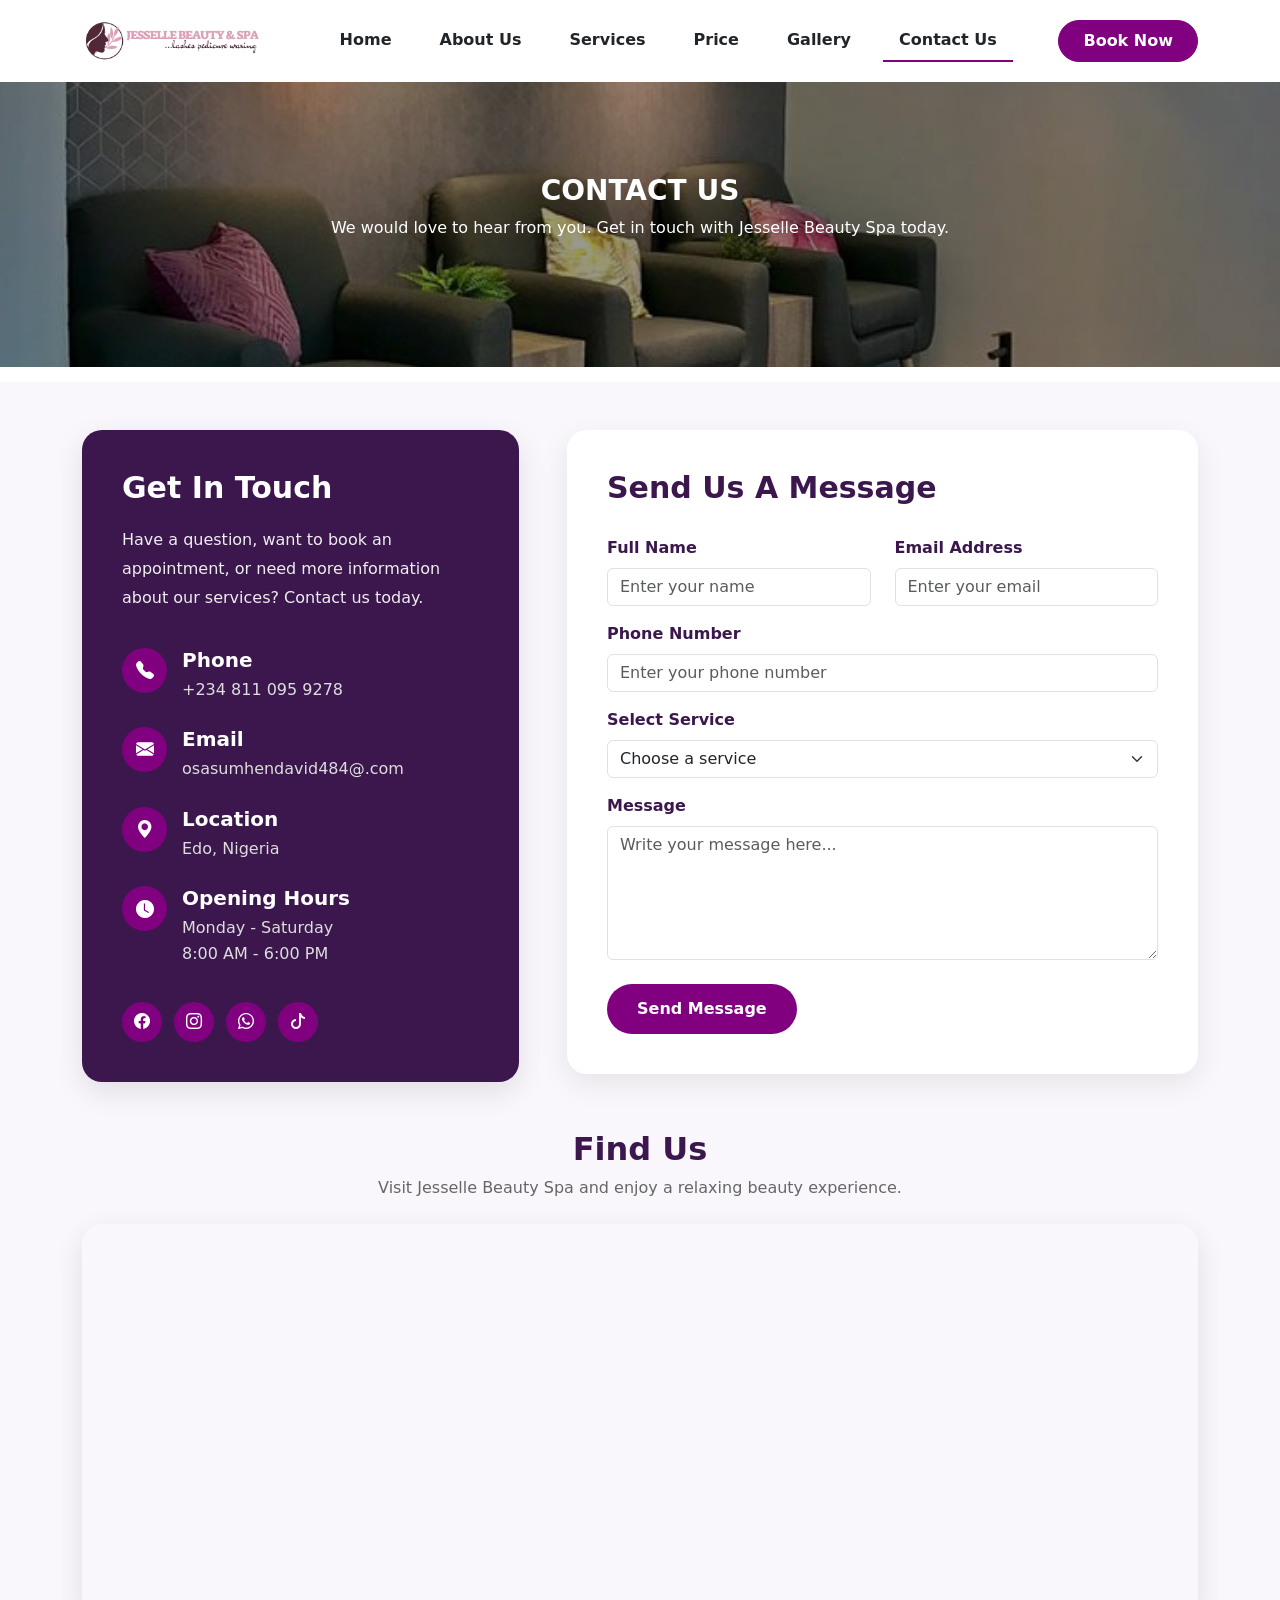
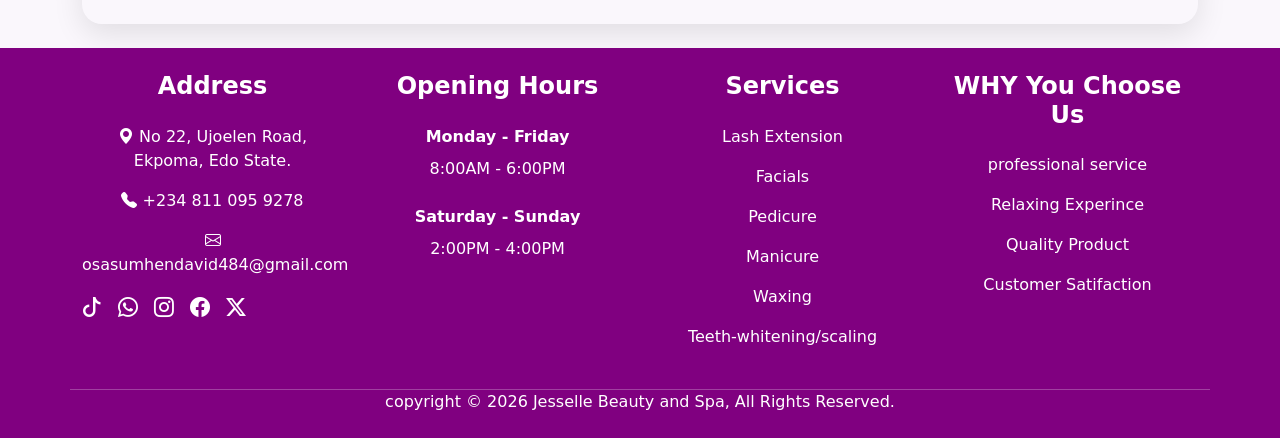
<file: contact.html>
<!DOCTYPE html>
<html lang="en">

<head>
  <meta charset="UTF-8">
  <meta name="viewport" content="width=device-width, initial-scale=1.0">

  <title>jesselle</title>
  <link rel="shortcut icon" href="./image/icon.jpeg" type="image/x-icon">

  <link rel="stylesheet" href="css/contact.css">

  <!-- Bootstrap -->
  <link
    href="https://cdn.jsdelivr.net/npm/bootstrap@5.3.8/dist/css/bootstrap.min.css"
    rel="stylesheet"
    integrity="sha384-sRIl4kxILFvY47J16cr9ZwB07vP4J8+LH7qKQnuqkuIAvNWLzeN8tE5YBujZqJLB"
    crossorigin="anonymous"
  >

  <!-- Bootstrap Icons -->
  <link
    rel="stylesheet"
    href="https://cdn.jsdelivr.net/npm/bootstrap-icons@1.13.1/font/bootstrap-icons.min.css"
  >
</head>

<body>


<!-- ================= NAVBAR ================= -->

<nav class="navbar navbar-expand-lg bg-white py-3">

  <div class="container">

    <!-- Logo -->
    <a class="navbar-brand" href="index.html">

      <img
        src="image/image33-removebg-preview.png"
        alt="Jesselle Beauty Spa Logo"
        width="180"
        class="img-fluid"
      >

    </a>


    <!-- Mobile Toggle -->
    <button
      class="navbar-toggler border-0"
      type="button"
      data-bs-toggle="collapse"
      data-bs-target="#navbarSupportedContent"
    >

      <span class="navbar-toggler-icon"></span>

    </button>


    <!-- Navigation -->
    <div
      class="collapse navbar-collapse"
      id="navbarSupportedContent"
    >

      <ul class="navbar-nav mx-auto gap-lg-3 text-center">

        <li class="nav-item">

          <a
            class="nav-link fw-semibold text-dark px-3"
            href="index.html"
          >
            Home
          </a>

        </li>


        <li class="nav-item">

          <a
            class="nav-link fw-semibold text-dark px-3"
            href="aboutus.html"
          >
            About Us
          </a>

        </li>


        <li class="nav-item">

          <a
            class="nav-link fw-semibold text-dark px-3"
            href="service.html"
          >
            Services
          </a>

        </li>


        <li class="nav-item">

          <a
            class="nav-link fw-semibold text-dark px-3"
            href="price.html"
          >
            Price
          </a>

        </li>


        <li class="nav-item">

          <a
            class="nav-link fw-semibold text-dark px-3"
            href="gallery.html"
          >
            Gallery
          </a>

        </li>


        <!-- Active Page -->
        <li class="nav-item" id="home">

          <a
            class="nav-link active fw-semibold text-dark px-3"
            href="contact.html"
          >
            Contact Us
          </a>

        </li>

      </ul>


      <!-- Book Now -->
      <div class="text-center mt-3 mt-lg-0">

        <a
          href="#contact-form"
          class="btn rounded-pill px-4 py-2 fw-semibold"
          id="btn"
        >
          Book Now
        </a>

      </div>

    </div>

  </div>

</nav>



<!-- ================= CONTACT HEADER ================= -->

<section class="hero-section">

      <div
        id="carouselExampleSlidesOnly"
        class="carousel slide"
        data-bs-ride="carousel"
      >

        <div class="carousel-inner">

          <div class="carousel-item active c-item">

            <img
              src="image/chai.jpg"
              class="d-block w-100 c-img"
              alt="Jesselle Beauty Spa"
            >

            <div class="carousel-caption top-0 mt-4">

              <h1 class="fs-3 mt-5 fw-bolder text-uppercase">
                 CONTACT US
              </h1>
              <P>We would love to hear from you. Get in touch with Jesselle Beauty Spa today.</P>

            </div>

          </div>

        </div>
      </div>

    </section>



<!-- ================= CONTACT INFORMATION + FORM ================= -->

<section class="contact-section py-5">

  <div class="container">

    <div class="row g-5">


      <!-- CONTACT INFORMATION -->

      <div class="col-lg-5">

        <div class="contact-info">

          <h2>Get In Touch</h2>

          <p>
            Have a question, want to book an appointment, or
            need more information about our services?
            Contact us today.
          </p>


          <!-- Phone -->

          <div class="contact-item">

            <div class="contact-icon">

              <i class="bi bi-telephone-fill"></i>

            </div>

            <div>

              <h5>Phone</h5>

              <p>+234 811 095 9278</p>

            </div>

          </div>


          <!-- Email -->

          <div class="contact-item">

            <div class="contact-icon">

              <i class="bi bi-envelope-fill"></i>

            </div>

            <div>

              <h5>Email</h5>

              <p>osasumhendavid484@.com</p>

            </div>

          </div>


          <!-- Location -->

          <div class="contact-item">

            <div class="contact-icon">

              <i class="bi bi-geo-alt-fill"></i>

            </div>

            <div>

              <h5>Location</h5>

              <p>Edo, Nigeria</p>

            </div>

          </div>


          <!-- Opening Hours -->

          <div class="contact-item">

            <div class="contact-icon">

              <i class="bi bi-clock-fill"></i>

            </div>

            <div>

              <h5>Opening Hours</h5>

              <p>
                Monday - Saturday<br>
                8:00 AM - 6:00 PM
              </p>

            </div>

          </div>


          <!-- Social Media -->

          <div class="social-links">

            <a href="#">
              <i class="bi bi-facebook"></i>
            </a>

            <a href="#">
              <i class="bi bi-instagram"></i>
            </a>

            <a href="#">
              <i class="bi bi-whatsapp"></i>
            </a>

            <a href="#">
              <i class="bi bi-tiktok"></i>
            </a>

          </div>

        </div>

      </div>



      <!-- CONTACT FORM -->

      <div class="col-lg-7" id="contact-form">

        <div class="contact-form">

          <h2>Send Us A Message</h2>

          <form>


            <!-- Name + Email -->

            <div class="row">

              <div class="col-md-6 mb-3">

                <label
                  for="name"
                  class="form-label"
                >
                  Full Name
                </label>

                <input
                  type="text"
                  class="form-control"
                  id="name"
                  placeholder="Enter your name"
                  required
                >

              </div>


              <div class="col-md-6 mb-3">

                <label
                  for="email"
                  class="form-label"
                >
                  Email Address
                </label>

                <input
                  type="email"
                  class="form-control"
                  id="email"
                  placeholder="Enter your email"
                  required
                >

              </div>

            </div>



            <!-- Phone -->

            <div class="mb-3">

              <label
                for="phone"
                class="form-label"
              >
                Phone Number
              </label>

              <input
                type="tel"
                class="form-control"
                id="phone"
                placeholder="Enter your phone number"
              >

            </div>



            <!-- Service -->

            <div class="mb-3">

              <label
                for="service"
                class="form-label"
              >
                Select Service
              </label>

              <select
                class="form-select"
                id="service"
              >

                <option selected>
                  Choose a service
                </option>

                <option>Pedicure</option>

                <option>Manicure / Hand Maintenance</option>

                <option>Lash Extensions</option>

                <option>Waxing</option>

                <option>Wig Installation</option>

                <option>Other</option>

              </select>

            </div>



            <!-- Message -->

            <div class="mb-4">

              <label
                for="message"
                class="form-label"
              >
                Message
              </label>

              <textarea
                class="form-control"
                id="message"
                rows="5"
                placeholder="Write your message here..."
                required
              ></textarea>

            </div>



            <!-- Submit -->

            <button
              type="submit"
              class="btn"
              id="send-btn"
            >
              Send Message
            </button>

          </form>

        </div>

      </div>

    </div>

  </div>

</section>



<!-- ================= MAP ================= -->

<section class="map-section pb-5">

  <div class="container">

    <div class="text-center mb-4">

      <h2>Find Us</h2>

      <p>
        Visit Jesselle Beauty Spa and enjoy a relaxing
        beauty experience.
      </p>

    </div>


    <div class="map-container">

      <iframe
        src="https://www.google.com/maps?q=Ujoelen,Ekpoma,Edo%20State,Nigeria&output=embed"


        width="100%"
        height="400"
        style="border:0;"
        allowfullscreen=""
        loading="lazy"
        referrerpolicy="no-referrer-when-downgrade">
      </iframe>

    </div>

  </div>

</section>



<!-- ================= FOOTER ================= -->


 <footer style="background-color: #800080;" class="text-white text-center">
    
    <div class="container">
      <div class="row g-4 pb-4">
        <div class="col-lg-3 col-md-6">
          <h4 class="fw-bold mb-4">Address</h4>
          <p class="mb-3 ">
            <i class="bi bi-geo-alt-fill"></i>
            No 22, Ujoelen Road, Ekpoma, Edo State.
          </p>

          <p class="mb-3 ">
            <i class="bi bi-telephone-fill"></i>
            +234 811 095 9278
          </p>

          <p class="mb-3 ">
            <i class="bi bi-envelope"></i>
            osasumhendavid484@gmail.com
          </p>

          <div class="d-flex gap-3">
        <a href="#" class="text-white fs-5">
          <i class="bi bi-tiktok"></i>
        </a>

        <a href="#" class="text-white fs-5">
          <i class="bi bi-whatsapp"></i>
        </a>

        <a href="#" class="text-white fs-5">
          <i class="bi bi-instagram"></i>
        </a>

        <a href="#" class="text-white fs-5">
          <i class="bi bi-facebook"></i>
        </a>

        <a href="#" class="text-white fs-5">
          <i class="bi bi-twitter-x"></i>
        </a>
          </div>
        </div>


       <div class="col-lg-3 col-md-6">
        <h4 class="mb-4 fw-bold">Opening Hours</h4>
        <p class="mb-2 fw-semibold">Monday - Friday </p>
        <p class="mb-4">8:00AM - 6:00PM</p>

        <p class="mb-2 fw-semibold">Saturday - Sunday </p>
        <p class="mb-4">2:00PM - 4:00PM</p>
       </div>

       <div class="col-lg-3 col-md-6">
         <h4 class="mb-4 fw-bold">Services</h4>
         <ul class="list-unstyled">
          <li class="mb-3">

          </li>
          <li class="mb-3">
           <a href="#" class="text-white text-decoration-none">
            Lash Extension
           </a>
          </li>

          <li class="mb-3">
           <a href="#" class="text-white text-decoration-none">
            Facials
           </a>
          </li>

          <li class="mb-3">
              <a href="#" class="text-white text-decoration-none">
            Pedicure
           </a>
          </li>

          <li class="mb-3">
         <a href="#" class="text-white text-decoration-none">
            Manicure
           </a>
          </li>

          <li class="mb-3">
       <a href="#" class="text-white text-decoration-none">
            Waxing
           </a>
          </li>

          <li class="mb-3">
         <a href="#" class="text-white text-decoration-none">
          Teeth-whitening/scaling
           </a>
          </li>
         </ul>
       </div>

        <div class="col-lg-3 col-md-6">
         <h4 class="mb-4 fw-bold">WHY You Choose Us</h4>
         <ul class="list-unstyled">
          <li class="mb-3">
           <a href="#" class="text-white text-decoration-none">
            professional service
           </a>
          </li>

          <li class="mb-3">
           <a href="#" class="text-white text-decoration-none">
            Relaxing Experince
           </a>
          </li>

          <li class="mb-3">
           <a href="#" class="text-white text-decoration-none">
            Quality Product
           </a>
          </li>

          <li class="mb-3">
           <a href="#" class="text-white text-decoration-none">
            Customer Satifaction
           </a>
          </li>
          </ul>
          </div>

          <div class="border-top border-white border-opacity-25
          text-center" py-4>
          <p class="mb-0">
          copyright &copy; 2026 Jesselle Beauty and Spa, All Rights Reserved.
          </p>


          </div>
          
      </div>
    </div>
    
  </footer>



<!-- Bootstrap JS -->

<script
  src="https://cdn.jsdelivr.net/npm/bootstrap@5.3.8/dist/js/bootstrap.bundle.min.js"
  integrity="sha384-FKyoEForCGlyvwx9Hj09JcYn3nv7wiPVlz7YYJrWVcXK/BmnVDxM+D2scQbITxI"
  crossorigin="anonymous">
</script>

</body>
</html>
</file>
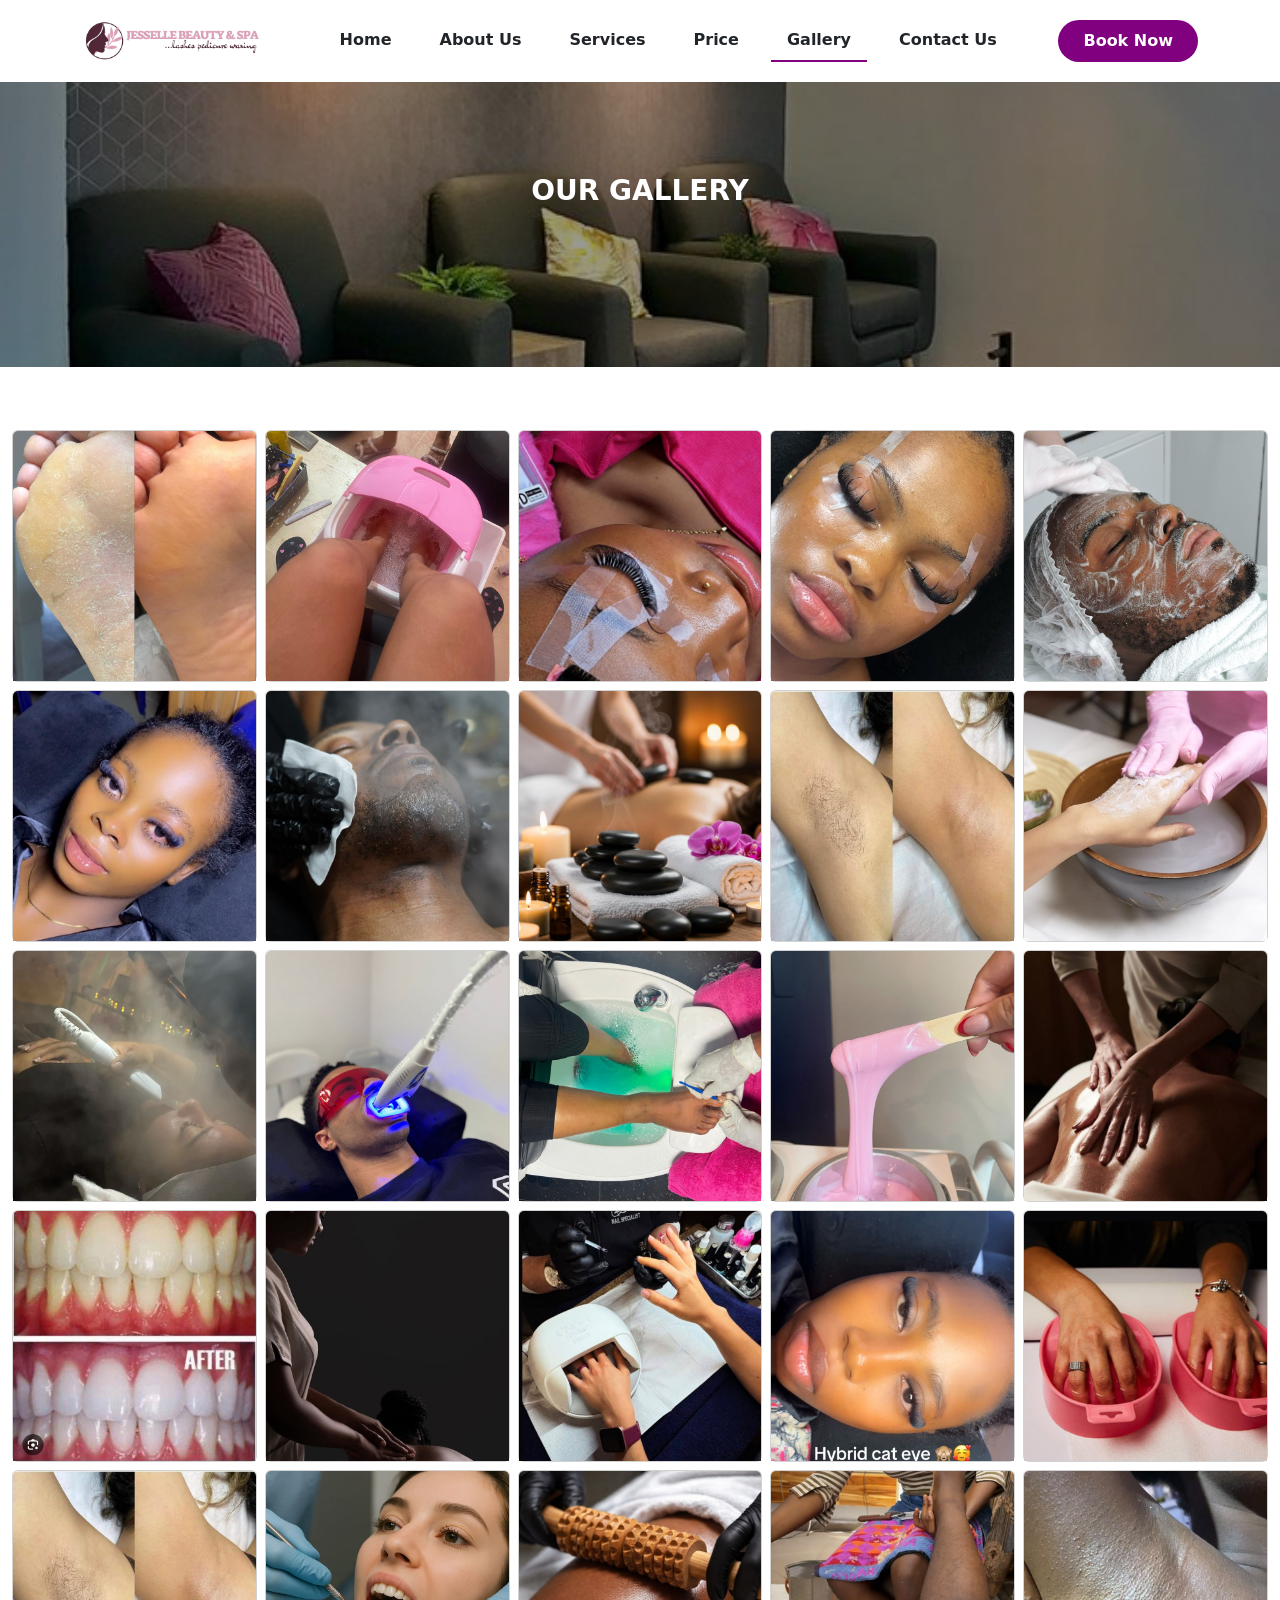
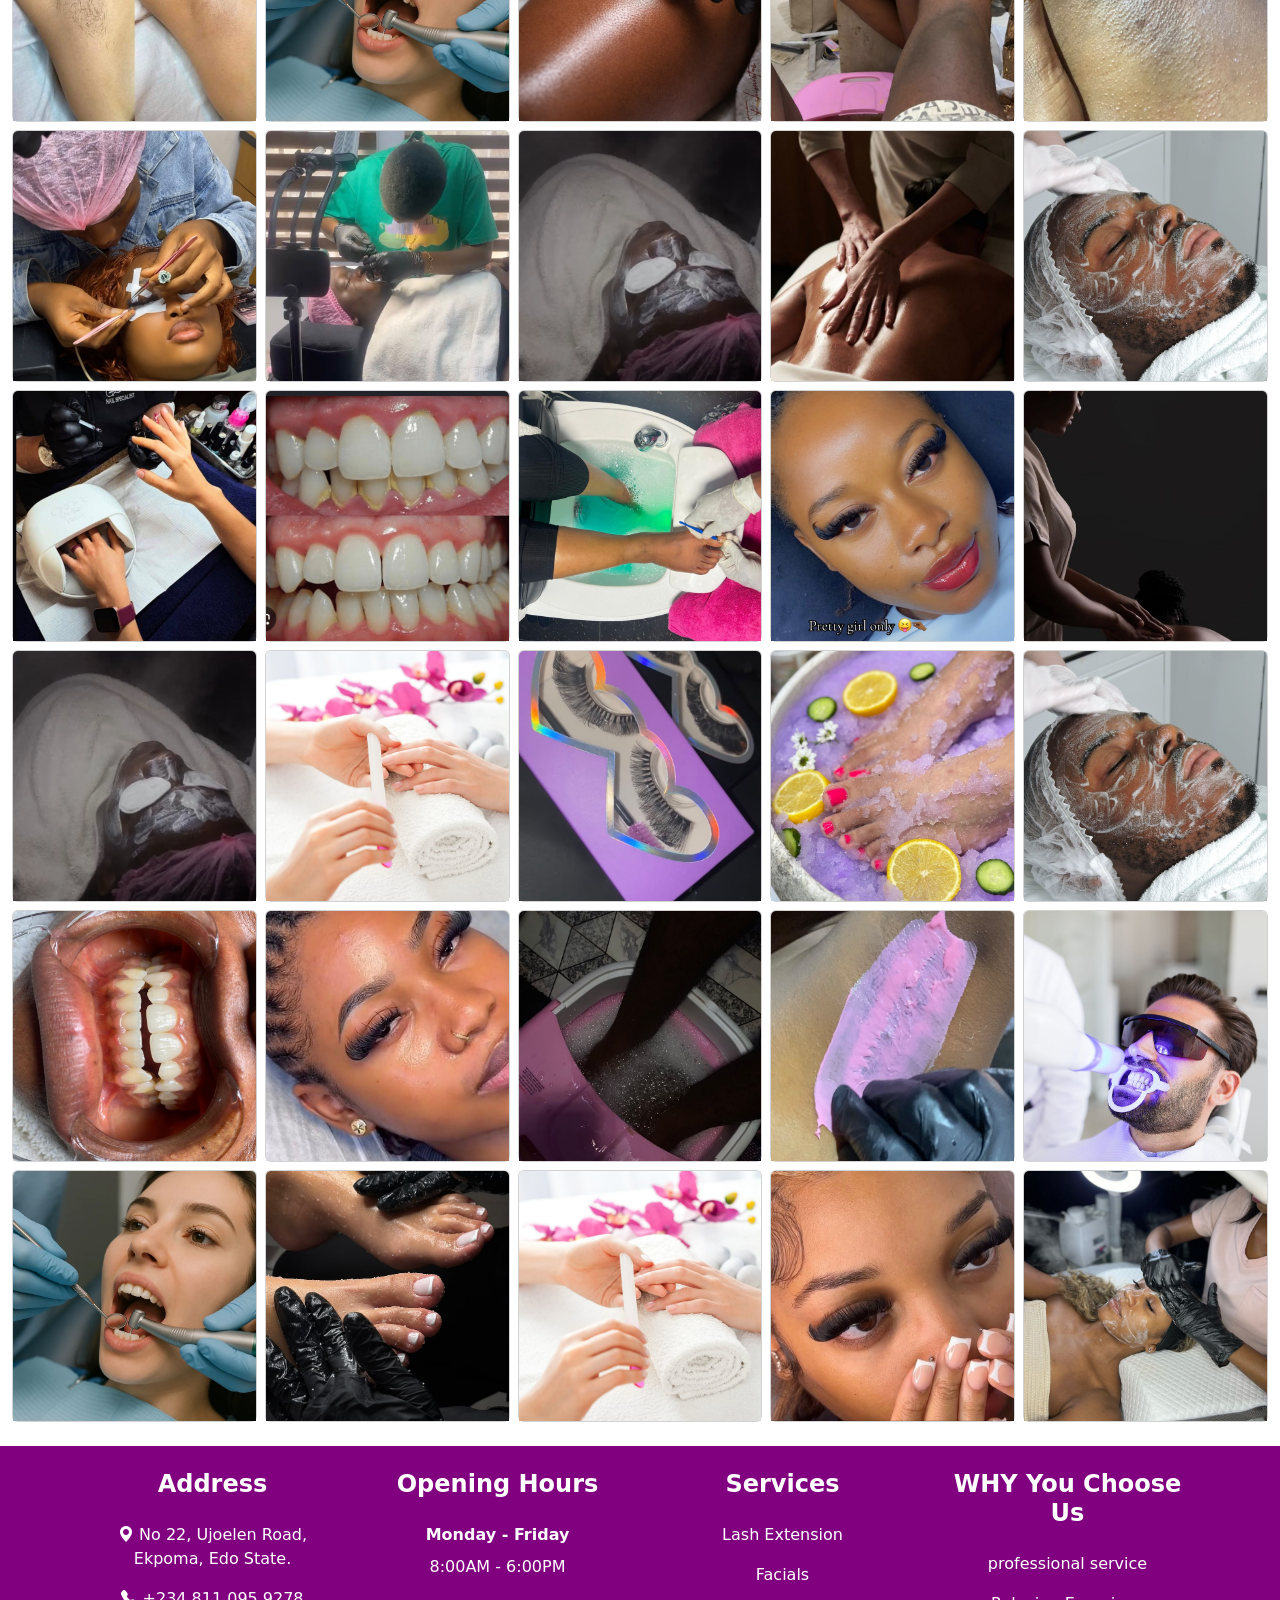
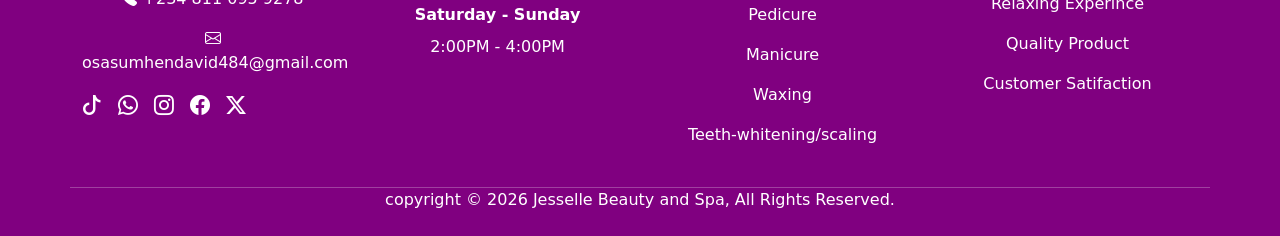
<file: gallery.html>
<!DOCTYPE html>
<html lang="en">
<head>
    <meta charset="UTF-8">
    <meta name="viewport" content="width=device-width, initial-scale=1.0">
    <title>jesselle</title>
    <link rel="shortcut icon" href="./image/icon.jpeg" type="image/x-icon">
    <link rel="stylesheet" href="css/gallery.css">
    <link href="https://cdn.jsdelivr.net/npm/bootstrap@5.3.8/dist/css/bootstrap.min.css" rel="stylesheet"
    integrity="sha384-sRIl4kxILFvY47J16cr9ZwB07vP4J8+LH7qKQnuqkuIAvNWLzeN8tE5YBujZqJLB" crossorigin="anonymous">
  <link rel="stylesheet" href="https://cdn.jsdelivr.net/npm/bootstrap-icons@1.13.1/font/bootstrap-icons.min.css">
</head>
<body>


    <nav class="navbar navbar-expand-lg bg-white py-3">
  <div class="container">

    <!-- Logo -->
    <a class="navbar-brand" href="#">
      <img 
        src="image/image33-removebg-preview.png" 
        alt="Logo" 
        width="180"
        class="img-fluid"
      >
    </a>

    <!-- Mobile Toggle -->
    <button 
      class="navbar-toggler border-0" 
      type="button" 
      data-bs-toggle="collapse" 
      data-bs-target="#navbarSupportedContent"
    >
      <span class="navbar-toggler-icon"></span>
    </button>

    <!-- Navigation -->
    <div class="collapse navbar-collapse" id="navbarSupportedContent">

      <ul class="navbar-nav mx-auto gap-lg-3 text-center">

        <li class="nav-item" >
          <a class="nav-link active fw-semibold text-dark px-3" href="index.html">
            Home
          </a>
        </li>

        <li class="nav-item">
          <a class="nav-link fw-semibold text-dark px-3" href="aboutus.html">
            About Us
          </a>
        </li>

        <li class="nav-item" >
          <a class="nav-link fw-semibold text-dark px-3" href="service.html">
            Services
          </a>
        </li>

        <li class="nav-item">
          <a class="nav-link fw-semibold text-dark px-3" href="price.html">
            Price
          </a>
        </li>
         <li class="nav-item" id="home">
          <a class="nav-link fw-semibold text-dark px-3" href="gallery.html">
            Gallery
          </a>
        </li>

        <li class="nav-item">
          <a class="nav-link fw-semibold text-dark px-3" href="contact.html">
            Contact Us
          </a>
        </li>

      </ul>

      <!-- Book Now -->
      <div class="text-center mt-3 mt-lg-0">
        <a href="#" class="btn rounded-pill px-4 py-2 fw-semibold" id="btn">
          Book Now
        </a>
      </div>

    </div>
  </div>
</nav>
<main>
   <section class="hero-section">

      <div
        id="carouselExampleSlidesOnly"
        class="carousel slide"
        data-bs-ride="carousel"
      >

        <div class="carousel-inner">

          <div class="carousel-item active c-item">

            <img
              src="image/chai.jpg"
              class="d-block w-100 c-img"
              alt="Jesselle Beauty Spa"
            >

            <div class="carousel-caption top-0 mt-4">

              <h1 class="fs-3 mt-5 fw-bolder text-uppercase">
                 OUR GALLERY
              </h1>

            </div>

          </div>

        </div>
      </div>

    </section>
  <section class="py-5">
  <div class="container-fluid">
    <div class="row row-cols-lg-5 row-cols-md-3 row-cols-2 g-2">

      <!-- Card 1 -->
      <div class="col">
        <div class="card">
          <img src="image/67342956920043639.jpg"  class="card-img-top gallery-img" alt="Facial">
        </div>
      </div>

      <!-- Card 2 -->
      <div class="col">
        <div class="card">
          <img src="image/842313936603074206.jpg"  class="card-img-top gallery-img" alt="Facial">
        </div>
      </div>

      <!-- Card 3 -->
      <div class="col">
        <div class="card">
          
          <img src="image/ww.png"  class="card-img-top gallery-img" alt="Facial" >

        </div>
      </div>

      <!-- Card 4 -->
      <div class="col">
        <div class="card">
          <img src="image/898045981959571083.jpg"  class="card-img-top gallery-img" alt="Facial">
        </div>
      </div>

      <!-- Card 5 -->
      <div class="col">
        <div class="card">
          <img src="image/fac.jpg"  class="card-img-top gallery-img" alt="Facial">
        </div>
      </div>

      <!-- Card 6 -->
      <div class="col">
        <div class="card">
          <img src="image/pr2.jpeg"  class="card-img-top gallery-img" alt="Facial">
        </div>
      </div>

      <!-- Card 7 -->
      <div class="col">
        <div class="card">
          <img src="image/ff1.jpg" class="card-img-top gallery-img" alt="Facial">
        </div>
      </div>

      <!-- Card 8 -->
      <div class="col">
        <div class="card">
          <img src="image/massag2.jpg" class="card-img-top gallery-img" alt="Facial">
        </div>
      </div>

      <!-- Card 9 -->
      <div class="col">
        <div class="card">
          <img src="image/waxing2 - Copy.jpg" class="card-img-top gallery-img" alt="Facial">
        </div>
      </div>

      <!-- Card 10 -->
      <div class="col">
        <div class="card">
          <img src="image/mani.jpg" class="card-img-top gallery-img" alt="Facial">
        </div>
      </div>

      <!-- Card 11 -->
      <div class="col">
        <div class="card">
          <img src="image/ff2.jpg" class="card-img-top gallery-img" alt="Facial">
        </div>
      </div>

      <!-- Card 12 -->
      <div class="col">
        <div class="card">
          <img src="image/teeh.jpg" class="card-img-top gallery-img" alt="Facial">
        </div>
      </div>

      <!-- Card 13 -->
      <div class="col">
        <div class="card">
          <img src="image/pedicure1.jpg" class="card-img-top gallery-img" alt="Facial">
        </div>
      </div>

      <!-- Card 14 -->
      <div class="col">
        <div class="card">
          <img src="image/waxing1 - Copy.jpg" class="card-img-top gallery-img" alt="Facial">
        </div>
      </div>

      <!-- Card 15 -->
      <div class="col">
        <div class="card">
          <img src="image/mass2.jpg" class="card-img-top gallery-img" alt="Facial">
        </div>
      </div>

      <!-- Card 16 -->
      <div class="col">
        <div class="card">
          <img src="image/white2.jpeg" class="card-img-top gallery-img" alt="Facial">
        </div>
      </div>

      <!-- Card 17 -->
      <div class="col">
        <div class="card">
          <img src="image/mass3.jpg" class="card-img-top gallery-img" alt="Facial">
        </div>
      </div>

      <!-- Card 18 -->
      <div class="col">
        <div class="card">
          <img src="image/mani22.jpeg" class="card-img-top gallery-img" alt="Facial">
        </div>
      </div>

      <!-- Card 19 -->
      <div class="col">
        <div class="card">
          <img src="image/pp4.jpeg" class="card-img-top gallery-img" alt="Facial">
        </div>
      </div>

      <!-- Card 20 -->
      <div class="col">
        <div class="card">
          <img src="image/mani23.jpeg" class="card-img-top gallery-img" alt="Facial">
        </div>
      </div>

      <!-- Card 21 -->
      <div class="col">
        <div class="card">
          <img src="image/waxing2 - Copy.jpg" class="card-img-top gallery-img" alt="Facial">
        </div>
      </div>

      <!-- Card 22 -->
      <div class="col">
        <div class="card">
          <img src="image/sca2.jpg" class="card-img-top gallery-img" alt="Facial">
        </div>
      </div>

      <!-- Card 23 -->
      <div class="col">
        <div class="card">
          <img src="image/mass1.jpg" class="card-img-top gallery-img" alt="Facial">
        </div>
      </div>

      <!-- Card 24 -->
      <div class="col">
        <div class="card">
          <img src="image/pp5.jpeg" class="card-img-top gallery-img" alt="Facial">
        </div>
      </div>

      <!-- Card 25 -->
      <div class="col">
        <div class="card">
          <img src="image/wax4.jpeg" class="card-img-top gallery-img" alt="Facial">
        </div>
      </div>

      <!-- Card 26 -->
      <div class="col">
        <div class="card">
          <img src="image/lashes5.jpeg" class="card-img-top gallery-img" alt="Facial">
        </div>
      </div>

      <!-- Card 27 -->
      <div class="col">
        <div class="card">
          <img src="image/teet2.jpeg" class="card-img-top gallery-img" alt="Facial">
        </div>
      </div>

      <!-- Card 28 -->
      <div class="col">
        <div class="card">
          <img src="image/fac33.jpeg" class="card-img-top gallery-img" alt="Facial">
        </div>
      </div>

      <!-- Card 29 -->
      <div class="col">
        <div class="card">
          <img src="image/mass2.jpg" class="card-img-top gallery-img" alt="Facial">
        </div>
      </div>

      <!-- Card 30 -->
      <div class="col">
        <div class="card">
          <img src="image/fac.jpg" class="card-img-top gallery-img" alt="Facial">
        </div>
      </div>

      <!-- Card 31 -->
      <div class="col">
        <div class="card">
          <img src="image/mani22.jpeg" class="card-img-top gallery-img" alt="Facial">
        </div>
      </div>

      <!-- Card 32 -->
      <div class="col">
        <div class="card">
          <img src="image/scal22.jpeg" class="card-img-top gallery-img" alt="Facial">
        </div>
      </div>

      <!-- Card 33 -->
      <div class="col">
        <div class="card">
          <img src="image/pedicure1.jpg" class="card-img-top gallery-img" alt="Facial">
        </div>
      </div>

      <!-- Card 34 -->
      <div class="col">
        <div class="card">
          <img src="image/lll.jpeg" class="card-img-top gallery-img" alt="Facial">
        </div>
      </div>

      <!-- Card 35 -->
      <div class="col">
        <div class="card">
          <img src="image/mass3.jpg" class="card-img-top gallery-img" alt="Facial">
        </div>
      </div>

      <!-- Card 36 -->
      <div class="col">
        <div class="card">
          <img src="image/fac33.jpeg" class="card-img-top gallery-img" alt="Facial">
        </div>
      </div>

      <!-- Card 37 -->
      <div class="col">
        <div class="card">
          <img src="image/manicue.jpg" class="card-img-top gallery-img" alt="Facial">
        </div>
      </div>

      <!-- Card 38 -->
      <div class="col">
        <div class="card">
          <img src="image/lash22.jpeg" class="card-img-top gallery-img" alt="Facial">
        </div>
      </div>

      <!-- Card 39 -->
      <div class="col">
        <div class="card">
          <img src="image/pedicure2.jpg" class="card-img-top gallery-img" alt="Facial">
        </div>
      </div>

      <!-- Card 40 -->
      <div class="col">
        <div class="card">
          <img src="image/fac.jpg" class="card-img-top gallery-img" alt="Facial">
        </div>
      </div>

      <!-- Card 41 -->
      <div class="col">
        <div class="card">
          <img src="image/tee.jpeg" class="card-img-top gallery-img" alt="Facial">
        </div>
      </div>

      <!-- Card 42 -->
      <div class="col">
        <div class="card">
          <img src="image/las23.jpeg" class="card-img-top gallery-img" alt="Facial">
        </div>
      </div>

      <!-- Card 43 -->
      <div class="col">
        <div class="card">
          <img src="image/pp22.jpeg" class="card-img-top gallery-img" alt="Facial">
        </div>
      </div>

      <!-- Card 44 -->
      <div class="col">
        <div class="card">
          <img src="image/wax22.jpeg" class="card-img-top gallery-img" alt="Facial">
        </div>
      </div>

      <!-- Card 45 -->
      <div class="col">
        <div class="card">
          <img src="image/tt.jpg" class="card-img-top gallery-img" alt="Facial">
        </div>
      </div>

      <!-- Card 46 -->
      <div class="col">
        <div class="card">
          <img src="image/sca2.jpg" class="card-img-top gallery-img" alt="Facial">
        </div>
      </div>

      <!-- Card 47 -->
      <div class="col">
        <div class="card">
          <img src="image/pedicure3.jpg" class="card-img-top gallery-img" alt="Facial">
        </div>
      </div>

      <!-- Card 48 -->
      <div class="col">
        <div class="card">
          <img src="image/manicue.jpg" class="card-img-top gallery-img" alt="Facial">
        </div>
      </div>

      <!-- Card 49 -->
      <div class="col">
        <div class="card">
          <img src="image/lahes33.jpg" class="card-img-top gallery-img" alt="Facial">
        </div>
      </div>

      <!-- Card 50 -->
      <div class="col">
        <div class="card">
          <img src="image/facial.jpg" class="card-img-top gallery-img" alt="Facial">
        </div>
      </div>

    </div>
  </div>
</section>

</main>
 <footer style="background-color: #800080;" class="text-white text-center">
    
    <div class="container">
      <div class="row g-4 pb-4">
        <div class="col-lg-3 col-md-6">
          <h4 class="fw-bold mb-4">Address</h4>
          <p class="mb-3 ">
            <i class="bi bi-geo-alt-fill"></i>
            No 22, Ujoelen Road, Ekpoma, Edo State.
          </p>

          <p class="mb-3 ">
            <i class="bi bi-telephone-fill"></i>
            +234 811 095 9278
          </p>

          <p class="mb-3 ">
            <i class="bi bi-envelope"></i>
            osasumhendavid484@gmail.com
          </p>

          <div class="d-flex gap-3">
        <a href="#" class="text-white fs-5">
          <i class="bi bi-tiktok"></i>
        </a>

        <a href="#" class="text-white fs-5">
          <i class="bi bi-whatsapp"></i>
        </a>

        <a href="#" class="text-white fs-5">
          <i class="bi bi-instagram"></i>
        </a>

        <a href="#" class="text-white fs-5">
          <i class="bi bi-facebook"></i>
        </a>

        <a href="#" class="text-white fs-5">
          <i class="bi bi-twitter-x"></i>
        </a>
          </div>
        </div>


       <div class="col-lg-3 col-md-6">
        <h4 class="mb-4 fw-bold">Opening Hours</h4>
        <p class="mb-2 fw-semibold">Monday - Friday </p>
        <p class="mb-4">8:00AM - 6:00PM</p>

        <p class="mb-2 fw-semibold">Saturday - Sunday </p>
        <p class="mb-4">2:00PM - 4:00PM</p>
       </div>

       <div class="col-lg-3 col-md-6">
         <h4 class="mb-4 fw-bold">Services</h4>
         <ul class="list-unstyled">
          <li class="mb-3">

          </li>
          <li class="mb-3">
           <a href="#" class="text-white text-decoration-none">
            Lash Extension
           </a>
          </li>

          <li class="mb-3">
           <a href="#" class="text-white text-decoration-none">
            Facials
           </a>
          </li>

          <li class="mb-3">
              <a href="#" class="text-white text-decoration-none">
            Pedicure
           </a>
          </li>

          <li class="mb-3">
         <a href="#" class="text-white text-decoration-none">
            Manicure
           </a>
          </li>

          <li class="mb-3">
       <a href="#" class="text-white text-decoration-none">
            Waxing
           </a>
          </li>

          <li class="mb-3">
         <a href="#" class="text-white text-decoration-none">
          Teeth-whitening/scaling
           </a>
          </li>
         </ul>
       </div>

        <div class="col-lg-3 col-md-6">
         <h4 class="mb-4 fw-bold">WHY You Choose Us</h4>
         <ul class="list-unstyled">
          <li class="mb-3">
           <a href="#" class="text-white text-decoration-none">
            professional service
           </a>
          </li>

          <li class="mb-3">
           <a href="#" class="text-white text-decoration-none">
            Relaxing Experince
           </a>
          </li>

          <li class="mb-3">
           <a href="#" class="text-white text-decoration-none">
            Quality Product
           </a>
          </li>

          <li class="mb-3">
           <a href="#" class="text-white text-decoration-none">
            Customer Satifaction
           </a>
          </li>
          </ul>
          </div>

          <div class="border-top border-white border-opacity-25
          text-center" py-4>
          <p class="mb-0">
          copyright &copy; 2026 Jesselle Beauty and Spa, All Rights Reserved.
          </p>


          </div>
          
      </div>
    </div>
    
  </footer>

    
</body>
<script src="https://cdn.jsdelivr.net/npm/bootstrap@5.3.8/dist/js/bootstrap.bundle.min.js"
  integrity="sha384-FKyoEForCGlyvwx9Hj09JcYn3nv7wiPVlz7YYwJrWVcXK/BmnVDxM+D2scQbITxI" crossorigin="anonymous"></script>

</html>
</file>
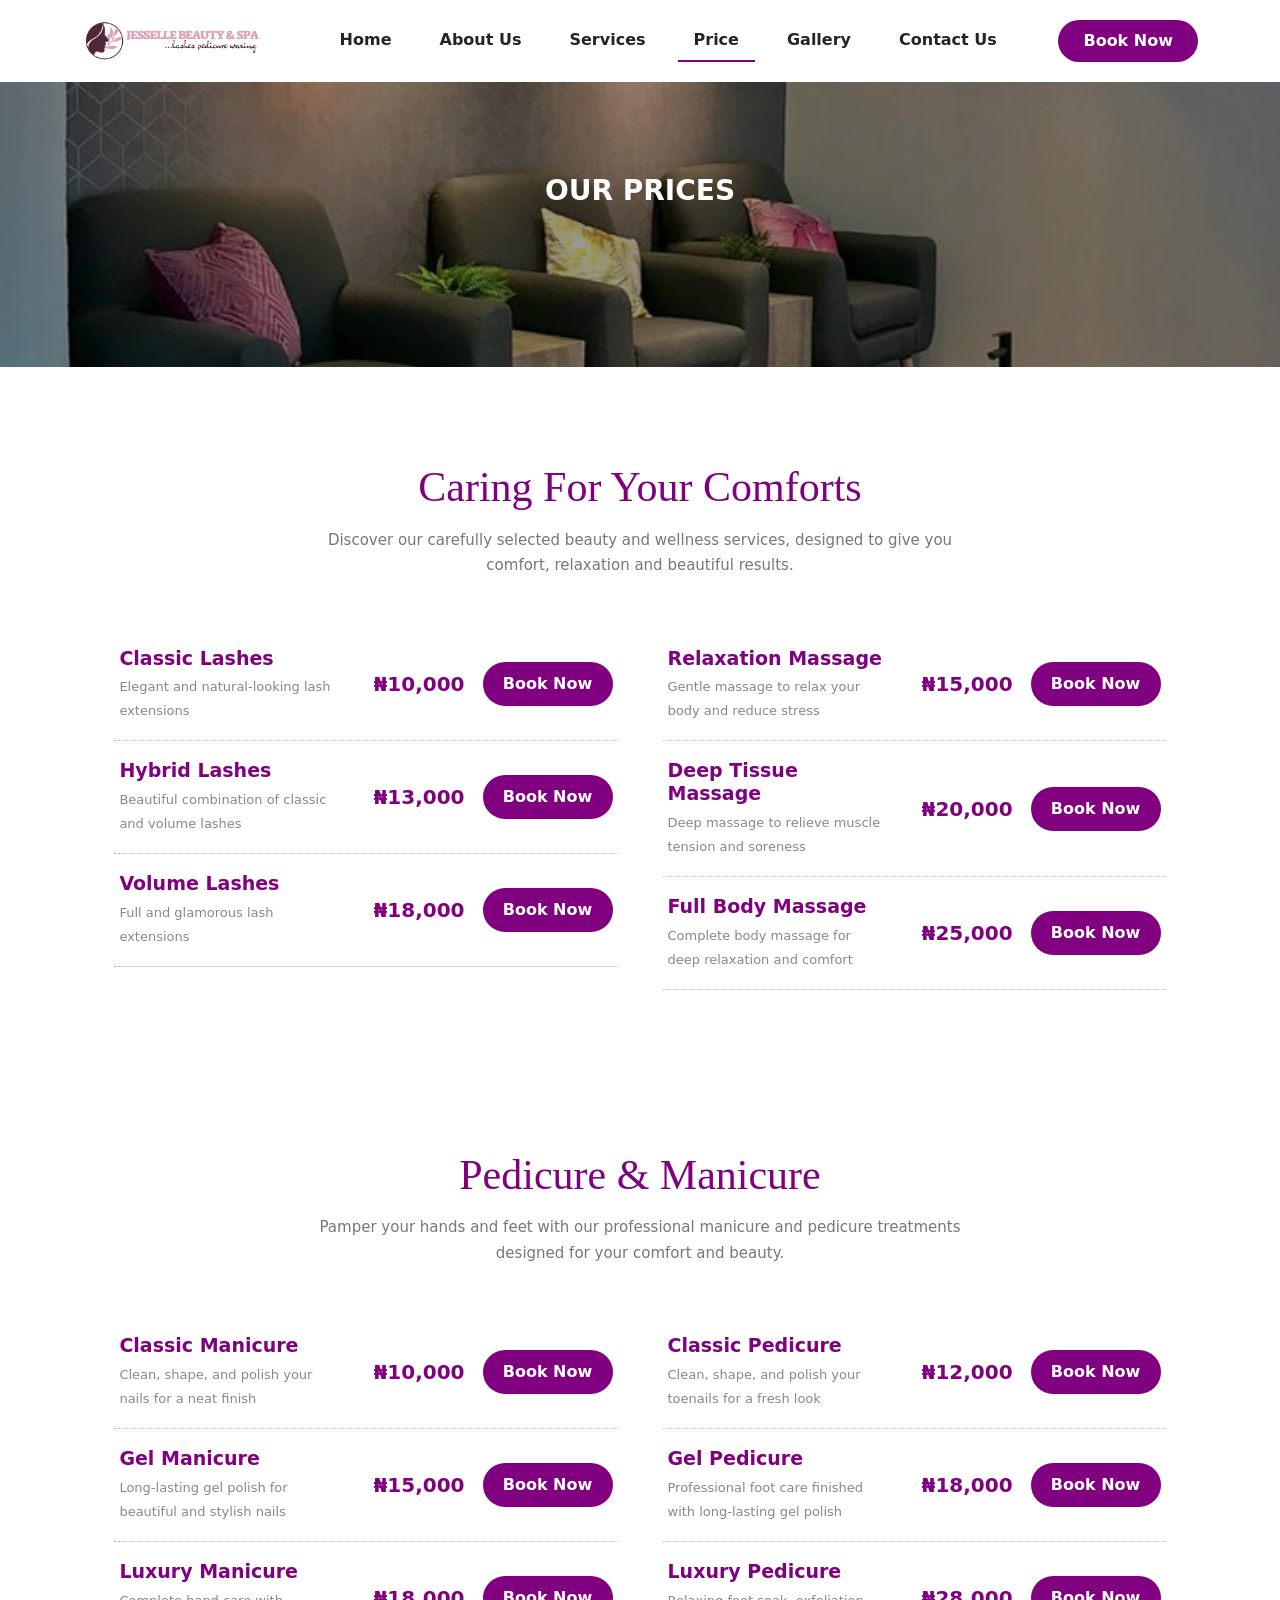
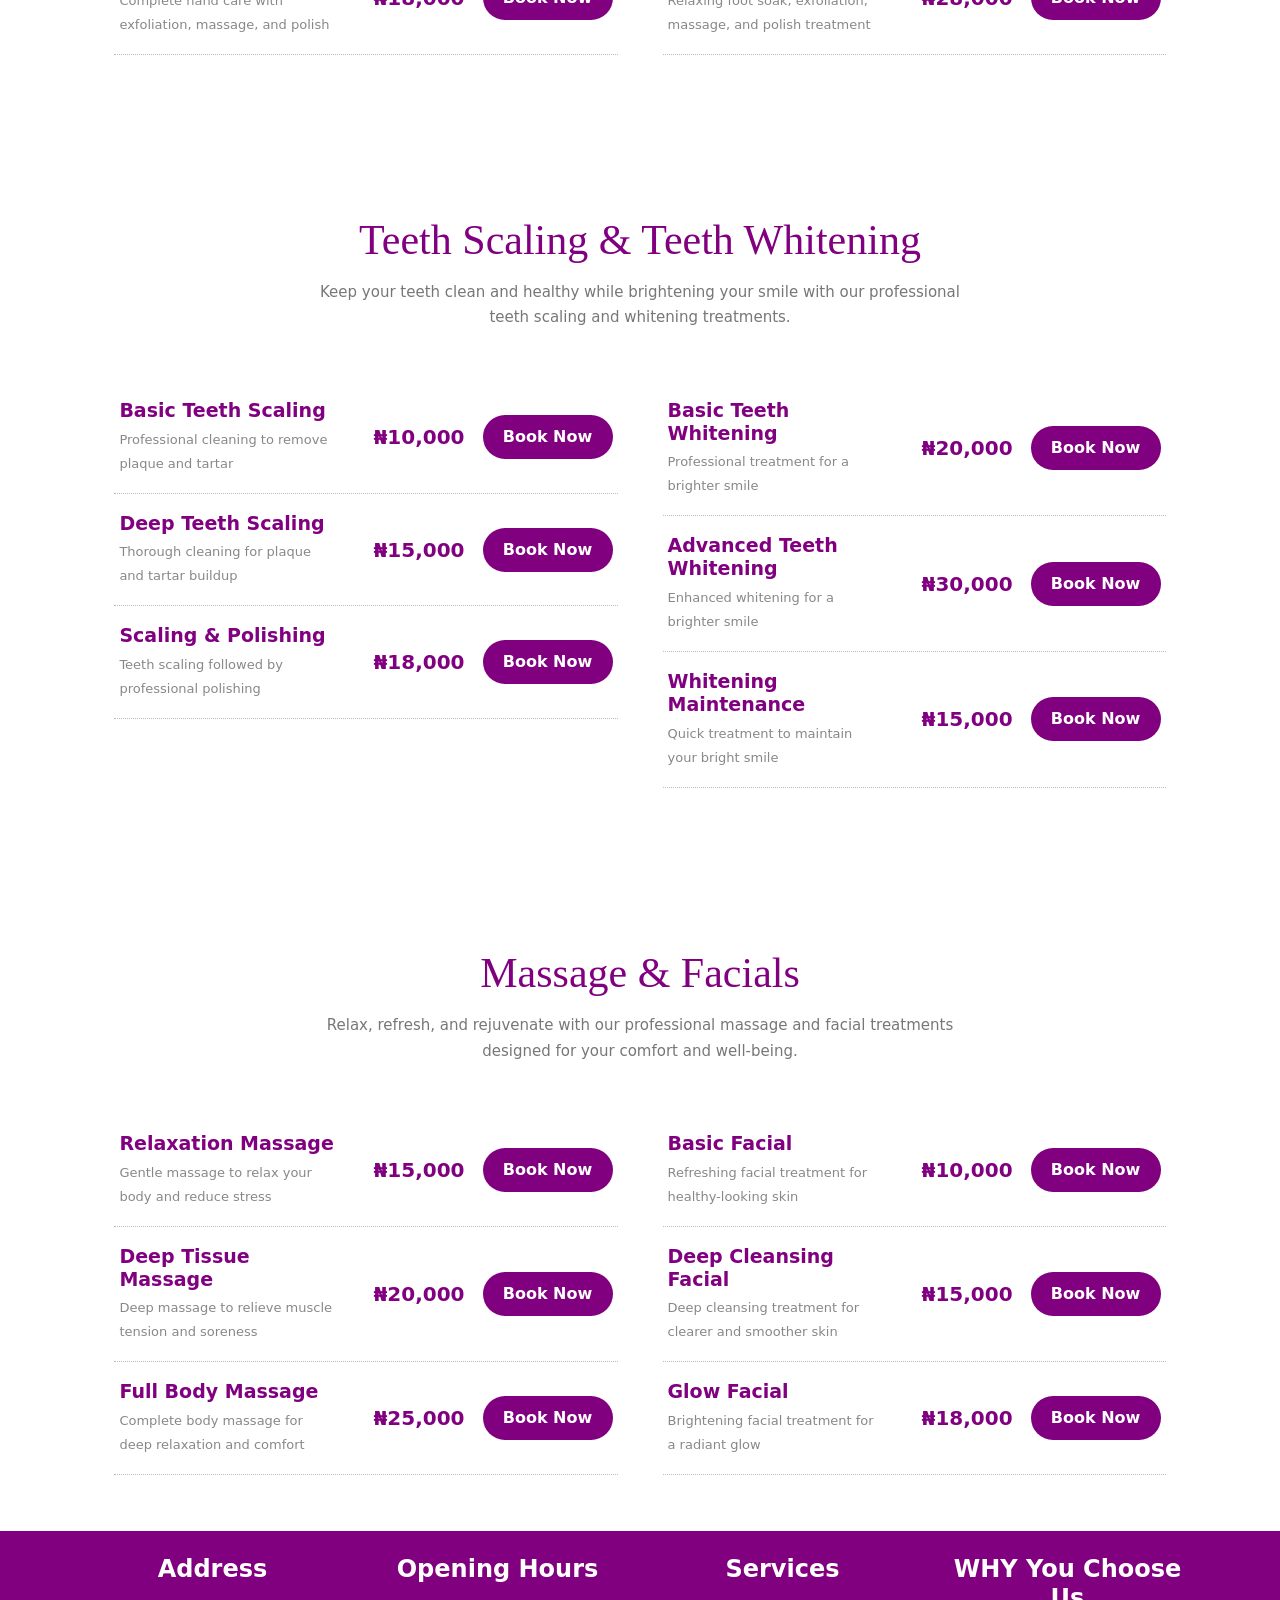
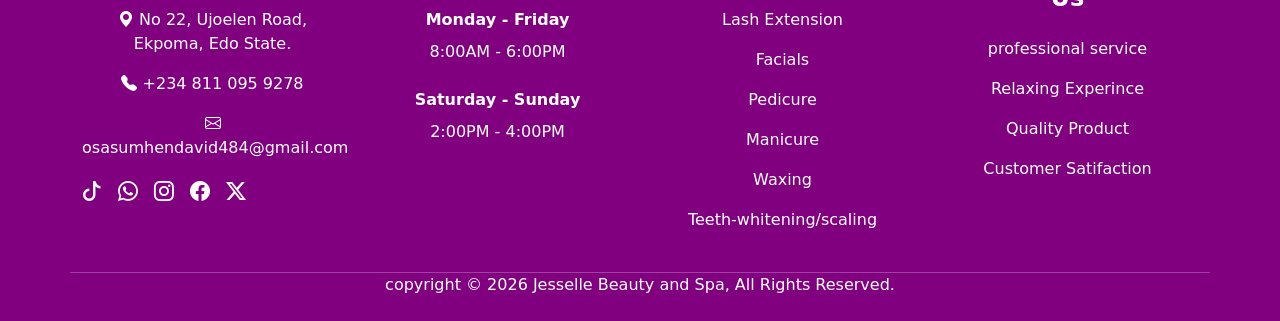
<file: price.html>
<!DOCTYPE html>
<html lang="en">
<head>
    <meta charset="UTF-8">
    <meta name="viewport" content="width=device-width, initial-scale=1.0">
    <title>jesselle</title>
      <link rel="shortcut icon" href="./image/icon.jpeg" type="image/x-icon">
    <link rel="stylesheet" href="css/price.css">
    <link href="https://cdn.jsdelivr.net/npm/bootstrap@5.3.8/dist/css/bootstrap.min.css" rel="stylesheet"
    integrity="sha384-sRIl4kxILFvY47J16cr9ZwB07vP4J8+LH7qKQnuqkuIAvNWLzeN8tE5YBujZqJLB" crossorigin="anonymous">
  <link rel="stylesheet" href="https://cdn.jsdelivr.net/npm/bootstrap-icons@1.13.1/font/bootstrap-icons.min.css">
</head>
<body>

    <nav class="navbar navbar-expand-lg bg-white py-3">
  <div class="container">

    <!-- Logo -->
    <a class="navbar-brand" href="#">
      <img 
        src="image/image33-removebg-preview.png" 
        alt="Logo" 
        width="180"
        class="img-fluid"
      >
    </a>

    <!-- Mobile Toggle -->
    <button 
      class="navbar-toggler border-0" 
      type="button" 
      data-bs-toggle="collapse" 
      data-bs-target="#navbarSupportedContent"
    >
      <span class="navbar-toggler-icon"></span>
    </button>

    <!-- Navigation -->
    <div class="collapse navbar-collapse" id="navbarSupportedContent">

      <ul class="navbar-nav mx-auto gap-lg-3 text-center">

        <li class="nav-item" >
          <a class="nav-link active fw-semibold text-dark px-3" href="index.html">
            Home
          </a>
        </li>

        <li class="nav-item">
          <a class="nav-link fw-semibold text-dark px-3" href="aboutus.html">
            About Us
          </a>
        </li>

        <li class="nav-item" >
          <a class="nav-link fw-semibold text-dark px-3" href="service.html">
            Services
          </a>
        </li>

        <li class="nav-item" id="home">
          <a class="nav-link fw-semibold text-dark px-3" href="price.html">
            Price
          </a>
        </li>
         <li class="nav-item">
          <a class="nav-link fw-semibold text-dark px-3" href="gallery.html">
            Gallery
          </a>
        </li>

        <li class="nav-item">
          <a class="nav-link fw-semibold text-dark px-3" href="contact.html">
            Contact Us
          </a>
        </li>

      </ul>

      <!-- Book Now -->
      <div class="text-center mt-3 mt-lg-0">
        <a href="#" class="btn rounded-pill px-4 py-2 fw-semibold" id="btn">
          Book Now
        </a>
      </div>

    </div>
  </div>
</nav>

    <main>
      <section class="hero-section">

      <div
        id="carouselExampleSlidesOnly"
        class="carousel slide"
        data-bs-ride="carousel"
      >

        <div class="carousel-inner">

          <div class="carousel-item active c-item">

            <img
              src="image/chai.jpg"
              class="d-block w-100 c-img"
              alt="Jesselle Beauty Spa"
            >

            <div class="carousel-caption top-0 mt-4">

              <h1 class="fs-3 mt-5 fw-bolder text-uppercase">
                 OUR PRICES
              </h1>

            </div>

          </div>

        </div>
      </div>

    </section>
    </main>
  

<section class="pricing-section">
  <div class="container">

    <div class="pricing-header">
      <h1>Caring For Your Comforts</h1>
      <p>
        Discover our carefully selected beauty and wellness services,
        designed to give you comfort, relaxation and beautiful results.
      </p>
    </div>

    <div class="pricing-list">

      <!-- Left Column: Lash Extensions -->
      <div class="pricing-column">

        <div class="price-item">
          <div>
            <h3>Classic Lashes</h3>
            <span>Elegant and natural-looking lash extensions</span>
          </div>
          <strong>₦10,000</strong>
          <a href="#" class="pay-btn">Book Now</a>
        </div>

        <div class="price-item">
          <div>
            <h3>Hybrid Lashes</h3>
            <span>Beautiful combination of classic and volume lashes</span>
          </div>
          <strong>₦13,000</strong>
          <a href="#" class="pay-btn">Book Now</a>
        </div>

        <div class="price-item">
          <div>
            <h3>Volume Lashes</h3>
            <span>Full and glamorous lash extensions</span>
          </div>
          <strong>₦18,000</strong>
          <a href="#" class="pay-btn">Book Now</a>
        </div>

      </div>

      <!-- Right Column: Massage -->
      <div class="pricing-column">

        <div class="price-item">
          <div>
            <h3>Relaxation Massage</h3>
            <span>Gentle massage to relax your body and reduce stress</span>
          </div>
          <strong>₦15,000</strong>
          <a href="#" class="pay-btn">Book Now</a>
        </div>

        <div class="price-item">
          <div>
            <h3>Deep Tissue Massage</h3>
            <span>Deep massage to relieve muscle tension and soreness</span>
          </div>
          <strong>₦20,000</strong>
          <a href="#" class="pay-btn">Book Now</a>
        </div>

        <div class="price-item">
          <div>
            <h3>Full Body Massage</h3>
            <span>Complete body massage for deep relaxation and comfort</span>
          </div>
          <strong>₦25,000</strong>
          <a href="#" class="pay-btn">Book Now</a>
        </div>

      </div>

    </div>
  </div>
</section>





<!-- Pedicure & Manicure -->
<section class="pricing-section">
  <div class="container">

    <div class="pricing-header">
      <h1>Pedicure & Manicure</h1>
      <p>
        Pamper your hands and feet with our professional manicure
        and pedicure treatments designed for your comfort and beauty.
      </p>
    </div>

    <div class="pricing-list">

      <!-- Left Column: Manicure -->
      <div class="pricing-column">

        <div class="price-item">
          <div>
            <h3>Classic Manicure</h3>
            <span>Clean, shape, and polish your nails for a neat finish</span>
          </div>
          <strong>₦10,000</strong>
          <a href="#" class="pay-btn">Book Now</a>
        </div>

        <div class="price-item">
          <div>
            <h3>Gel Manicure</h3>
            <span>Long-lasting gel polish for beautiful and stylish nails</span>
          </div>
          <strong>₦15,000</strong>
          <a href="#" class="pay-btn">Book Now</a>
        </div>

        <div class="price-item">
          <div>
            <h3>Luxury Manicure</h3>
            <span>Complete hand care with exfoliation, massage, and polish</span>
          </div>
          <strong>₦18,000</strong>
            <a href="#" class="pay-btn">Book Now</a>
        </div>

      </div>

      <!-- Right Column: Pedicure -->
      <div class="pricing-column">

        <div class="price-item">
          <div>
            <h3>Classic Pedicure</h3>
            <span>Clean, shape, and polish your toenails for a fresh look</span>
          </div>
          <strong>₦12,000</strong>
          <a href="#" class="pay-btn">Book Now</a>
        </div>

        <div class="price-item">
          <div>
            <h3>Gel Pedicure</h3>
            <span>Professional foot care finished with long-lasting gel polish</span>
          </div>
          <strong>₦18,000</strong>
          <a href="#" class="pay-btn">Book Now</a>
        </div>

        <div class="price-item">
          <div>
            <h3>Luxury Pedicure</h3>
            <span>Relaxing foot soak, exfoliation, massage, and polish treatment</span>
          </div>
          <strong>₦28,000</strong>
          <a href="#" class="pay-btn">Book Now</a>
        </div>

      </div>

    </div>
  </div>
</section>


<!-- Teeth Scaling & Teeth Whitening -->
<section class="pricing-section">
  <div class="container">

    <div class="pricing-header">
      <h1>Teeth Scaling & Teeth Whitening</h1>
      <p>
        Keep your teeth clean and healthy while brightening your smile with our
        professional teeth scaling and whitening treatments.
      </p>
    </div>

    <div class="pricing-list">

      <!-- Left Column: Teeth Scaling -->
      <div class="pricing-column">

        <div class="price-item">
          <div>
            <h3>Basic Teeth Scaling</h3>
            <span>Professional cleaning to remove plaque and tartar</span>
          </div>
          <strong>₦10,000</strong>
          <a href="#" class="pay-btn">Book Now</a>
        </div>

        <div class="price-item">
          <div>
            <h3>Deep Teeth Scaling</h3>
            <span>Thorough cleaning for plaque and tartar buildup</span>
          </div>
          <strong>₦15,000</strong>
          <a href="#" class="pay-btn">Book Now</a>
        </div>

        <div class="price-item">
          <div>
            <h3>Scaling & Polishing</h3>
            <span>Teeth scaling followed by professional polishing</span>
          </div>
          <strong>₦18,000</strong>
          <a href="#" class="pay-btn">Book Now</a>
        </div>

      </div>

      <!-- Right Column: Teeth Whitening -->
      <div class="pricing-column">

        <div class="price-item">
          <div>
            <h3>Basic Teeth Whitening</h3>
            <span>Professional treatment for a brighter smile</span>
          </div>
          <strong>₦20,000</strong>
          <a href="#" class="pay-btn">Book Now</a>
        </div>

        <div class="price-item">
          <div>
            <h3>Advanced Teeth Whitening</h3>
            <span>Enhanced whitening for a brighter smile</span>
          </div>
          <strong>₦30,000</strong>
          <a href="#" class="pay-btn">Book Now</a>
        </div>

        <div class="price-item">
          <div>
            <h3>Whitening Maintenance</h3>
            <span>Quick treatment to maintain your bright smile</span>
          </div>
          <strong>₦15,000</strong>
          <a href="#" class="pay-btn">Book Now</a>
        </div>

      </div>

    </div>
  </div>
</section>

<!-- Massage & Facials -->
<section class="pricing-section">
  <div class="container">

    <div class="pricing-header">
      <h1>Massage & Facials</h1>
      <p>
        Relax, refresh, and rejuvenate with our professional massage
        and facial treatments designed for your comfort and well-being.
      </p>
    </div>

    <div class="pricing-list">

      <!-- Left Column: Massage -->
      <div class="pricing-column">

        <div class="price-item">
          <div>
            <h3>Relaxation Massage</h3>
            <span>Gentle massage to relax your body and reduce stress</span>
          </div>
          <strong>₦15,000</strong>
          <a href="#" class="pay-btn">Book Now</a>
        </div>

        <div class="price-item">
          <div>
            <h3>Deep Tissue Massage</h3>
            <span>Deep massage to relieve muscle tension and soreness</span>
          </div>
          <strong>₦20,000</strong>
          <a href="#" class="pay-btn">Book Now</a>
        </div>

        <div class="price-item">
          <div>
            <h3>Full Body Massage</h3>
            <span>Complete body massage for deep relaxation and comfort</span>
          </div>
          <strong>₦25,000</strong>
          <a href="#" class="pay-btn">Book Now</a>
        </div>

      </div>

      <!-- Right Column: Facials -->
      <div class="pricing-column">

        <div class="price-item">
          <div>
            <h3>Basic Facial</h3>
            <span>Refreshing facial treatment for healthy-looking skin</span>
          </div>
          <strong>₦10,000</strong>
          <a href="#" class="pay-btn">Book Now</a>
        </div>

        <div class="price-item">
          <div>
            <h3>Deep Cleansing Facial</h3>
            <span>Deep cleansing treatment for clearer and smoother skin</span>
          </div>
          <strong>₦15,000</strong>
          <a href="#" class="pay-btn">Book Now</a>
        </div>

        <div class="price-item">
          <div>
            <h3>Glow Facial</h3>
            <span>Brightening facial treatment for a radiant glow</span>
          </div>
          <strong>₦18,000</strong>
          <a href="#" class="pay-btn">Book Now</a>
        </div>

      </div>

    </div>
  </div>
</section>

 <footer style="background-color: #800080;" class="text-white text-center">
    
    <div class="container">
      <div class="row g-4 pb-4">
        <div class="col-lg-3 col-md-6">
          <h4 class="fw-bold mb-4">Address</h4>
          <p class="mb-3 ">
            <i class="bi bi-geo-alt-fill"></i>
            No 22, Ujoelen Road, Ekpoma, Edo State.
          </p>

          <p class="mb-3 ">
            <i class="bi bi-telephone-fill"></i>
            +234 811 095 9278
          </p>

          <p class="mb-3 ">
            <i class="bi bi-envelope"></i>
            osasumhendavid484@gmail.com
          </p>

          <div class="d-flex gap-3">
        <a href="#" class="text-white fs-5">
          <i class="bi bi-tiktok"></i>
        </a>

        <a href="#" class="text-white fs-5">
          <i class="bi bi-whatsapp"></i>
        </a>

        <a href="#" class="text-white fs-5">
          <i class="bi bi-instagram"></i>
        </a>

        <a href="#" class="text-white fs-5">
          <i class="bi bi-facebook"></i>
        </a>

        <a href="#" class="text-white fs-5">
          <i class="bi bi-twitter-x"></i>
        </a>
          </div>
        </div>


       <div class="col-lg-3 col-md-6">
        <h4 class="mb-4 fw-bold">Opening Hours</h4>
        <p class="mb-2 fw-semibold">Monday - Friday </p>
        <p class="mb-4">8:00AM - 6:00PM</p>

        <p class="mb-2 fw-semibold">Saturday - Sunday </p>
        <p class="mb-4">2:00PM - 4:00PM</p>
       </div>

       <div class="col-lg-3 col-md-6">
         <h4 class="mb-4 fw-bold">Services</h4>
         <ul class="list-unstyled">
          <li class="mb-3">

          </li>
          <li class="mb-3">
           <a href="#" class="text-white text-decoration-none">
            Lash Extension
           </a>
          </li>

          <li class="mb-3">
           <a href="#" class="text-white text-decoration-none">
            Facials
           </a>
          </li>

          <li class="mb-3">
              <a href="#" class="text-white text-decoration-none">
            Pedicure
           </a>
          </li>

          <li class="mb-3">
         <a href="#" class="text-white text-decoration-none">
            Manicure
           </a>
          </li>

          <li class="mb-3">
       <a href="#" class="text-white text-decoration-none">
            Waxing
           </a>
          </li>

          <li class="mb-3">
         <a href="#" class="text-white text-decoration-none">
          Teeth-whitening/scaling
           </a>
          </li>
         </ul>
       </div>

        <div class="col-lg-3 col-md-6">
         <h4 class="mb-4 fw-bold">WHY You Choose Us</h4>
         <ul class="list-unstyled">
          <li class="mb-3">
           <a href="#" class="text-white text-decoration-none">
            professional service
           </a>
          </li>

          <li class="mb-3">
           <a href="#" class="text-white text-decoration-none">
            Relaxing Experince
           </a>
          </li>

          <li class="mb-3">
           <a href="#" class="text-white text-decoration-none">
            Quality Product
           </a>
          </li>

          <li class="mb-3">
           <a href="#" class="text-white text-decoration-none">
            Customer Satifaction
           </a>
          </li>
          </ul>
          </div>

          <div class="border-top border-white border-opacity-25
          text-center" py-4>
          <p class="mb-0">
          copyright &copy; 2026 Jesselle Beauty and Spa, All Rights Reserved.
          </p>


          </div>
          
      </div>
    </div>
    
  </footer>
    
</body>
<script src="https://cdn.jsdelivr.net/npm/bootstrap@5.3.8/dist/js/bootstrap.bundle.min.js"
  integrity="sha384-FKyoEForCGlyvwx9Hj09JcYn3nv7wiPVlz7YYwJrWVcXK/BmnVDxM+D2scQbITxI" crossorigin="anonymous"></script>

</html>
</file>
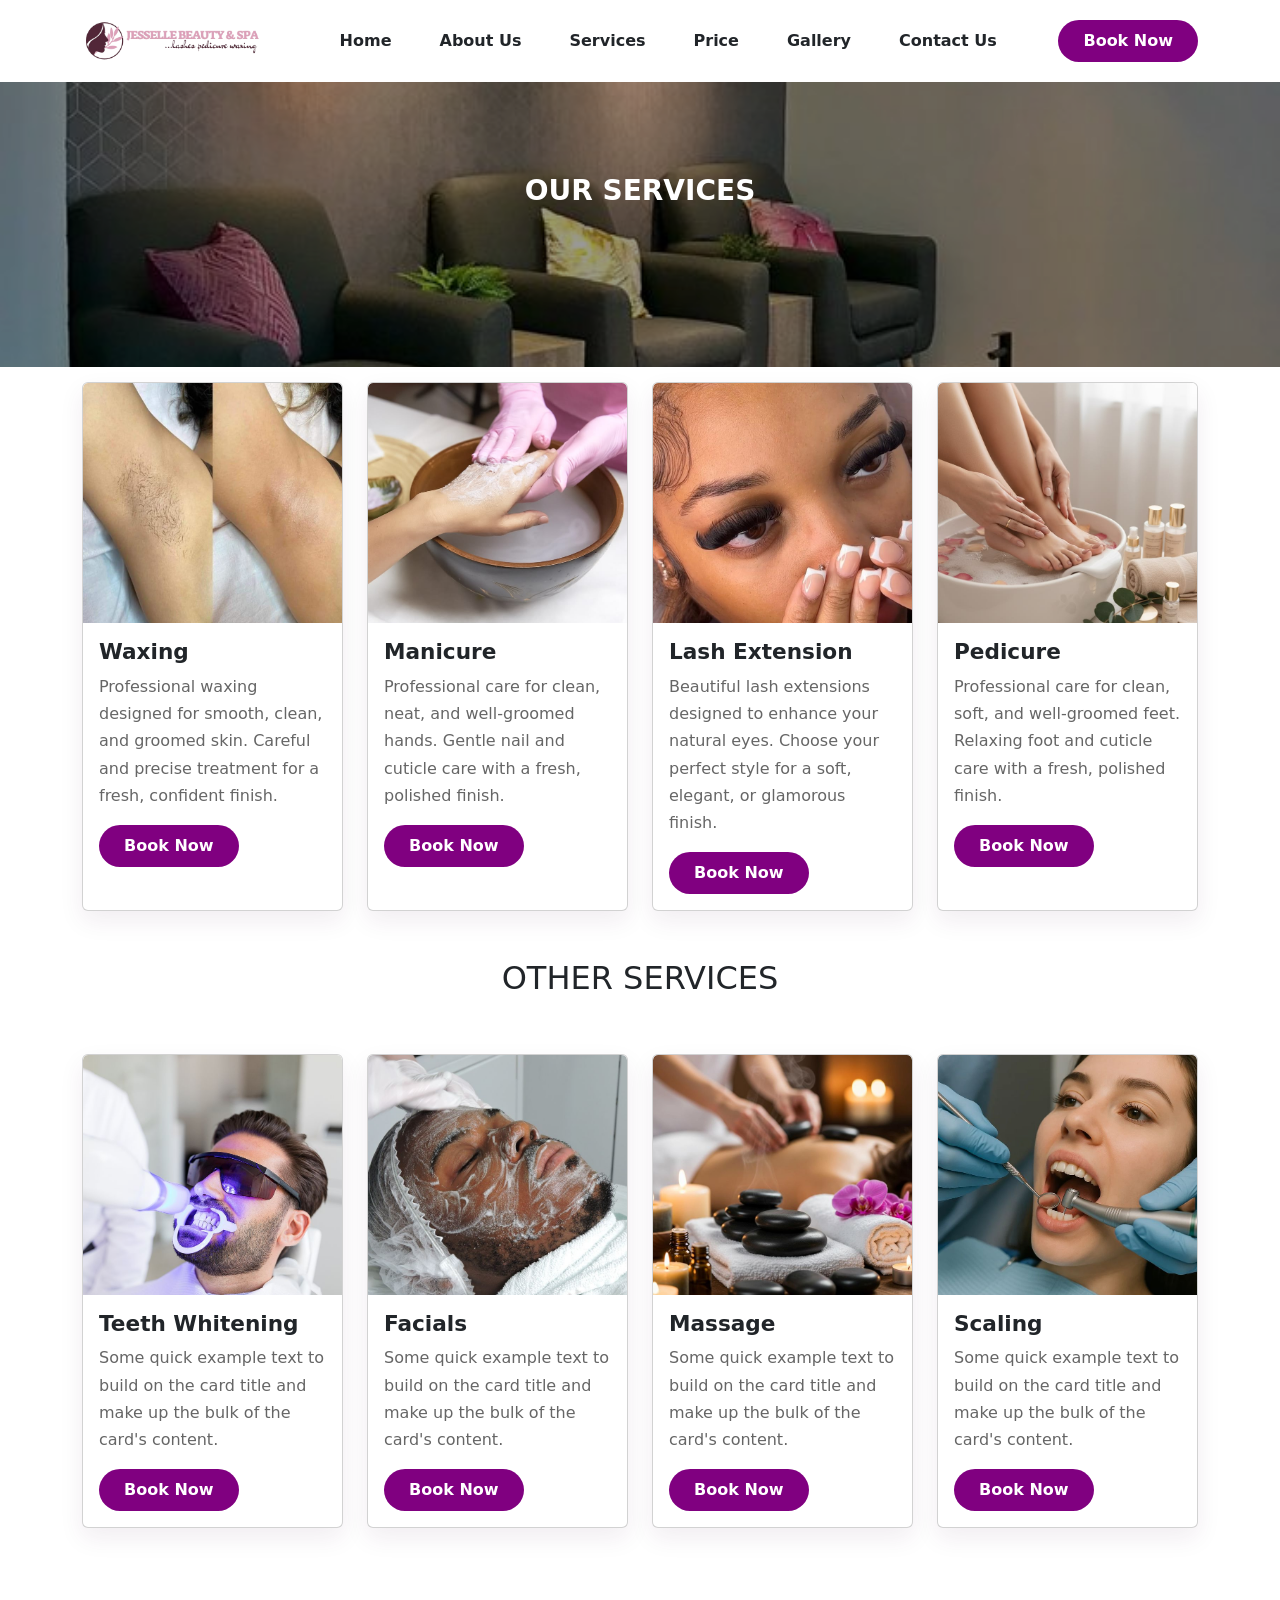
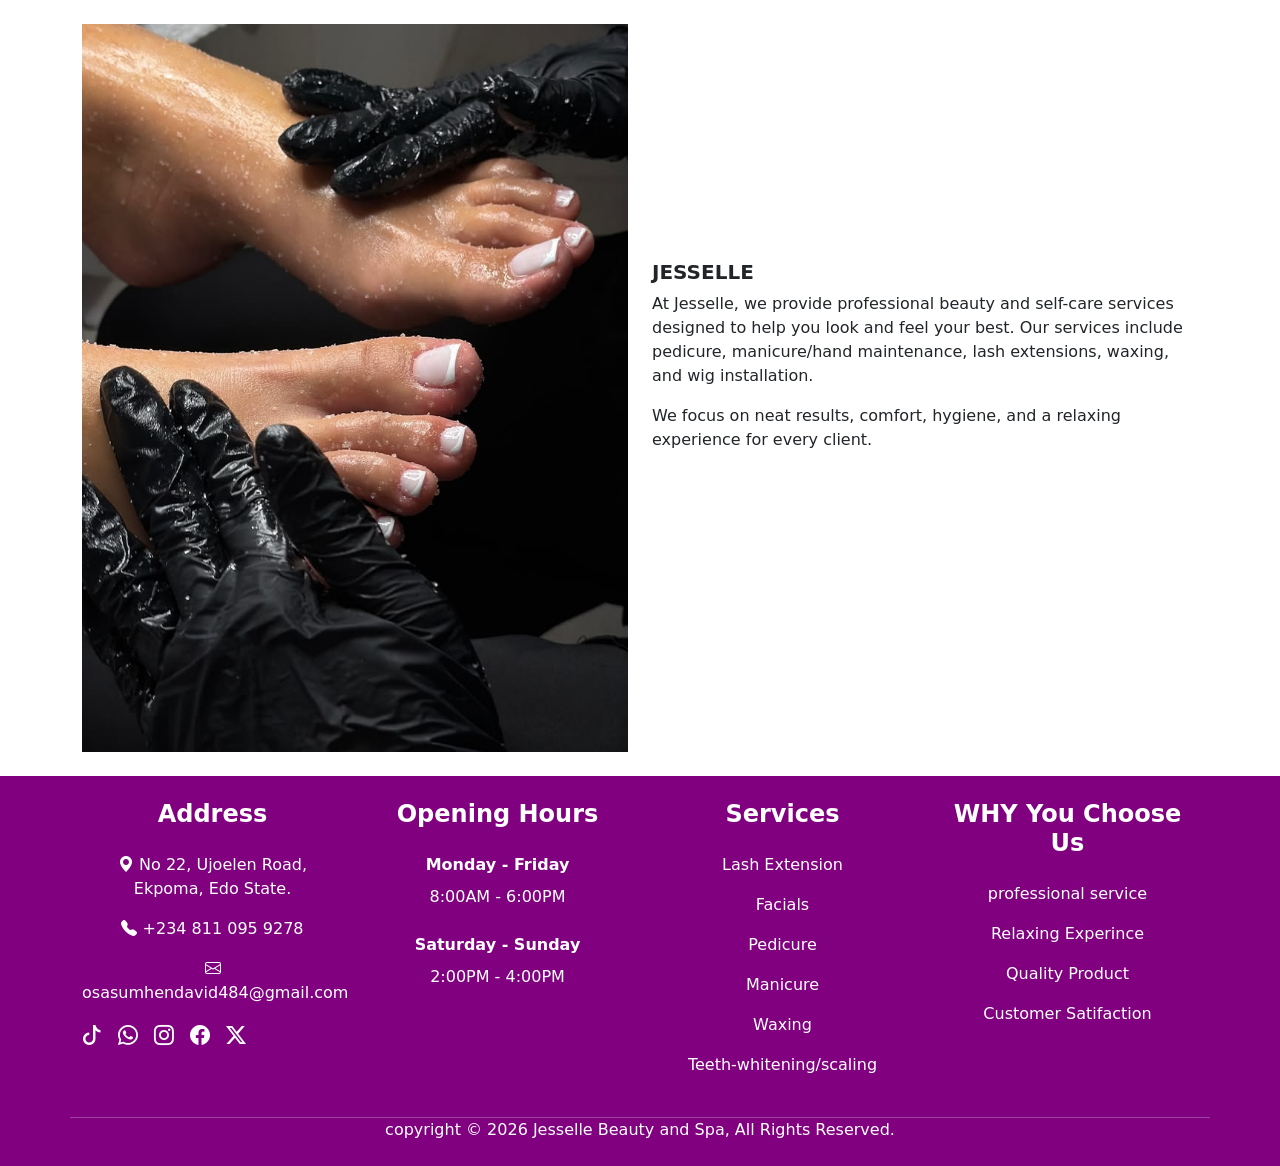
<file: service.html>
<!DOCTYPE html>
<html lang="en">

<head>
  <meta charset="UTF-8">
  <meta name="viewport" content="width=device-width, initial-scale=1.0">

  <title>jesselle</title>
  <link rel="shortcut icon" href="./image/icon.jpeg" type="image/x-icon">
  

  <!-- Custom CSS -->
  <link rel="stylesheet" href="css/service.css">

  <!-- Bootstrap CSS -->
  <link
    href="https://cdn.jsdelivr.net/npm/bootstrap@5.3.8/dist/css/bootstrap.min.css"
    rel="stylesheet"
    integrity="sha384-sRIl4kxILFvY47J16cr9ZwB07vP4J8+LH7qKQnuqkuIAvNWLzeN8tE5YBujZqJLB"
    crossorigin="anonymous"
  >

  <!-- Bootstrap Icons -->
  <link
    rel="stylesheet"
    href="https://cdn.jsdelivr.net/npm/bootstrap-icons@1.13.1/font/bootstrap-icons.min.css"
  >
</head>

<body>

  <!-- ================= NAVBAR ================= -->

  <nav class="navbar navbar-expand-lg bg-white py-3">

    <div class="container">

      <!-- Logo -->
      <a class="navbar-brand" href="#">
        <img
          src="image/image33-removebg-preview.png"
          alt="Logo"
          width="180"
          class="img-fluid"
        >
      </a>

      <!-- Mobile Toggle -->
      <button
        class="navbar-toggler border-0"
        type="button"
        data-bs-toggle="collapse"
        data-bs-target="#navbarSupportedContent"
        aria-controls="navbarSupportedContent"
        aria-expanded="false"
        aria-label="Toggle navigation"
      >
        <span class="navbar-toggler-icon"></span>
      </button>

      <!-- Navigation -->
      <div class="collapse navbar-collapse" id="navbarSupportedContent">

        <ul class="navbar-nav mx-auto gap-lg-3 text-center">

          <li class="nav-item">
            <a
              class="nav-link active fw-semibold text-dark px-3"
              href="index.html"
            >
              Home
            </a>
          </li>

          <li class="nav-item">
            <a
              class="nav-link fw-semibold text-dark px-3"
              href="aboutus.html"
            >
              About Us
            </a>
          </li>

          <li class="nav-item">
            <a
              class="nav-link fw-semibold text-dark px-3"
              href="service.html"
            >
              Services
            </a>
          </li>

          <li class="nav-item">
            <a
              class="nav-link fw-semibold text-dark px-3"
              href="price.html"
            >
              Price
            </a>
          </li>

          <li class="nav-item">
            <a
              class="nav-link fw-semibold text-dark px-3"
              href="gallery.html"
            >
              Gallery
            </a>
          </li>

          <li class="nav-item">
            <a
              class="nav-link fw-semibold text-dark px-3"
              href="contact.html"
            >
              Contact Us
            </a>
          </li>

        </ul>

        <!-- Book Now -->
        <div class="text-center mt-3 mt-lg-0">

          <a
            href="#"
            class="btn rounded-pill px-4 py-2 fw-semibold"
            id="btn"
          >
            Book Now
          </a>

        </div>

      </div>
    </div>
  </nav>


  <!-- ================= MAIN ================= -->

  <main>

    <!-- ================= HERO ================= -->

   <section class="hero-section">

      <div
        id="carouselExampleSlidesOnly"
        class="carousel slide"
        data-bs-ride="carousel"
      >

        <div class="carousel-inner">

          <div class="carousel-item active c-item">

            <img
              src="image/chai.jpg"
              class="d-block w-100 c-img"
              alt="Jesselle Beauty Spa"
            >

            <div class="carousel-caption top-0 mt-4">

              <h1 class="fs-3 mt-5 fw-bolder text-uppercase">
                 OUR SERVICES
              </h1>

            </div>

          </div>

        </div>
      </div>

    </section>


    <!-- ================= OUR SERVICES ================= -->

    <section id="package" class="">

      <div class="container">

        <div class="row g-4 justify-content-center">

          <!-- Waxing -->
          <div class="col-lg-3 col-md-6">

            <div class="card h-100">

              <img
                src="image/waxing2 - Copy.jpg"
                class="card-img-top"
                alt="Waxing"
              >

              <div class="card-body">

                <h5 class="card-title">
                  Waxing
                </h5>

                <p class="card-text">
                  Professional waxing designed for smooth, clean,
                  and groomed skin. Careful and precise treatment
                  for a fresh, confident finish.
                </p>

                <a
                  href="#"
                  class="btn rounded-pill px-4 py-2 fw-semibold"
                  id="btn"
                >
                  Book Now
                </a>

              </div>
            </div>
          </div>


          <!-- Manicure -->
          <div class="col-lg-3 col-md-6">

            <div class="card h-100">

              <img
                src="image/mani.jpg"
                class="card-img-top"
                alt="Manicure"
              >

              <div class="card-body">

                <h5 class="card-title">
                  Manicure
                </h5>

                <p class="card-text">
                  Professional care for clean, neat, and well-groomed
                  hands. Gentle nail and cuticle care with a fresh,
                  polished finish.
                </p>

                <a
                  href="#"
                  class="btn rounded-pill px-4 py-2 fw-semibold"
                  id="btn"
                >
                  Book Now
                </a>

              </div>
            </div>
          </div>


          <!-- Lash Extension -->
          <div class="col-lg-3 col-md-6">

            <div class="card h-100">

              <img
                src="image/lahes33.jpg"
                class="card-img-top"
                alt="Lash Extension"
              >

              <div class="card-body">

                <h5 class="card-title">
                  Lash Extension
                </h5>

                <p class="card-text">
                  Beautiful lash extensions designed to enhance
                  your natural eyes. Choose your perfect style for
                  a soft, elegant, or glamorous finish.
                </p>

                <a
                  href="#"
                  class="btn rounded-pill px-4 py-2 fw-semibold"
                  id="btn"
                >
                  Book Now
                </a>

              </div>
            </div>
          </div>


          <!-- Pedicure -->
          <div class="col-lg-3 col-md-6">

            <div class="card h-100">

              <img
                src="image/pedicure22.jpg"
                class="card-img-top"
                alt="Pedicure"
              >

              <div class="card-body">

                <h5 class="card-title">
                  Pedicure
                </h5>

                <p class="card-text">
                  Professional care for clean, soft, and well-groomed
                  feet. Relaxing foot and cuticle care with a fresh,
                  polished finish.
                </p>

                <a
                  href="#"
                  class="btn rounded-pill px-4 py-2 fw-semibold"
                  id="btn"
                >
                  Book Now
                </a>

              </div>
            </div>
          </div>

        </div>
      </div>

    </section>


    <!-- ================= OTHER SERVICES ================= -->

    <section id="other-services" class="pt">

      <h2 class="text-center py-5 text-uppercase">
        Other Services
      </h2>

      <div class="container">

        <div class="row g-4 justify-content-center">

          <!-- Teeth Whitening -->
          <div class="col-lg-3 col-md-6">

            <div class="card h-100">

              <img
                src="image/tt.jpg"
                class="card-img-top"
                alt="Teeth Whitening"
              >

              <div class="card-body">

                <h5 class="card-title">
                  Teeth Whitening
                </h5>

                <p class="card-text">
                  Some quick example text to build on the card
                  title and make up the bulk of the card's content.
                </p>

                <a
                  href="#"
                  class="btn rounded-pill px-4 py-2 fw-semibold"
                  id="btn"
                >
                  Book Now
                </a>

              </div>
            </div>
          </div>


          <!-- Facials -->
          <div class="col-lg-3 col-md-6">

            <div class="card h-100">

              <img
                src="image/fac.jpg"
                class="card-img-top"
                alt="Facials"
              >

              <div class="card-body">

                <h5 class="card-title">
                  Facials
                </h5>

                <p class="card-text">
                  Some quick example text to build on the card
                  title and make up the bulk of the card's content.
                </p>

                <a
                  href="#"
                  class="btn rounded-pill px-4 py-2 fw-semibold"
                  id="btn"
                >
                  Book Now
                </a>

              </div>
            </div>
          </div>


          <!-- Massage -->
          <div class="col-lg-3 col-md-6">

            <div class="card h-100">

              <img
                src="image/massag2.jpg"
                class="card-img-top"
                alt="Massage"
              >

              <div class="card-body">

                <h5 class="card-title">
                  Massage
                </h5>

                <p class="card-text">
                  Some quick example text to build on the card
                  title and make up the bulk of the card's content.
                </p>

                <a
                  href="#"
                  class="btn rounded-pill px-4 py-2 fw-semibold"
                  id="btn"
                >
                  Book Now
                </a>

              </div>
            </div>
          </div>


          <!-- Scaling -->
          <div class="col-lg-3 col-md-6">

            <div class="card h-100">

              <img
                src="image/sca2.jpg"
                class="card-img-top"
                alt="Scaling"
              >

              <div class="card-body">

                <h5 class="card-title">
                  Scaling
                </h5>

                <p class="card-text">
                  Some quick example text to build on the card
                  title and make up the bulk of the card's content.
                </p>

                <a
                  href="#"
                  class="btn rounded-pill px-4 py-2 fw-semibold"
                  id="btn"
                >
                  Book Now
                </a>

              </div>
            </div>
          </div>

        </div>
      </div>

    </section>


    <!-- ================= ABOUT JESSELLE ================= -->

    <section id="package" class="py-5">

      <div class="container">

        <div class="row align-items-center">

          <!-- Image -->
          <div class="col-md-6 pt-5">

            <img
             src="image/pedicure3.jpg" 
              alt="Jesselle Beauty Spa"
              class="img-fluid"
              width="680"
              height="600"
            >

          </div>


          <!-- Text -->
          <div class="col-md-6 d-flex align-items-center">

            <div>

              <h5 class="fw-bold text-uppercase">
                Jesselle
              </h5>

              <p>
                At Jesselle, we provide professional beauty and
                self-care services designed to help you look and
                feel your best. Our services include pedicure,
                manicure/hand maintenance, lash extensions, waxing,
                and wig installation.
              </p>

              <p>
                We focus on neat results, comfort, hygiene, and a
                relaxing experience for every client.
              </p>

            </div>

          </div>

        </div>

      </div>

    </section>


   
  </main>
   <footer style="background-color: #800080;" class="text-white text-center">
    
    <div class="container">
      <div class="row g-4 pb-4">
        <div class="col-lg-3 col-md-6">
          <h4 class="fw-bold mb-4">Address</h4>
          <p class="mb-3 ">
            <i class="bi bi-geo-alt-fill"></i>
            No 22, Ujoelen Road, Ekpoma, Edo State.
          </p>

          <p class="mb-3 ">
            <i class="bi bi-telephone-fill"></i>
            +234 811 095 9278
          </p>

          <p class="mb-3 ">
            <i class="bi bi-envelope"></i>
            osasumhendavid484@gmail.com
          </p>

          <div class="d-flex gap-3">
        <a href="#" class="text-white fs-5">
          <i class="bi bi-tiktok"></i>
        </a>

        <a href="#" class="text-white fs-5">
          <i class="bi bi-whatsapp"></i>
        </a>

        <a href="#" class="text-white fs-5">
          <i class="bi bi-instagram"></i>
        </a>

        <a href="#" class="text-white fs-5">
          <i class="bi bi-facebook"></i>
        </a>

        <a href="#" class="text-white fs-5">
          <i class="bi bi-twitter-x"></i>
        </a>
          </div>
        </div>


       <div class="col-lg-3 col-md-6">
        <h4 class="mb-4 fw-bold">Opening Hours</h4>
        <p class="mb-2 fw-semibold">Monday - Friday </p>
        <p class="mb-4">8:00AM - 6:00PM</p>

        <p class="mb-2 fw-semibold">Saturday - Sunday </p>
        <p class="mb-4">2:00PM - 4:00PM</p>
       </div>

       <div class="col-lg-3 col-md-6">
         <h4 class="mb-4 fw-bold">Services</h4>
         <ul class="list-unstyled">
          <li class="mb-3">

          </li>
          <li class="mb-3">
           <a href="#" class="text-white text-decoration-none">
            Lash Extension
           </a>
          </li>

          <li class="mb-3">
           <a href="#" class="text-white text-decoration-none">
            Facials
           </a>
          </li>

          <li class="mb-3">
              <a href="#" class="text-white text-decoration-none">
            Pedicure
           </a>
          </li>

          <li class="mb-3">
         <a href="#" class="text-white text-decoration-none">
            Manicure
           </a>
          </li>

          <li class="mb-3">
       <a href="#" class="text-white text-decoration-none">
            Waxing
           </a>
          </li>

          <li class="mb-3">
         <a href="#" class="text-white text-decoration-none">
          Teeth-whitening/scaling
           </a>
          </li>
         </ul>
       </div>

        <div class="col-lg-3 col-md-6">
         <h4 class="mb-4 fw-bold">WHY You Choose Us</h4>
         <ul class="list-unstyled">
          <li class="mb-3">
           <a href="#" class="text-white text-decoration-none">
            professional service
           </a>
          </li>

          <li class="mb-3">
           <a href="#" class="text-white text-decoration-none">
            Relaxing Experince
           </a>
          </li>

          <li class="mb-3">
           <a href="#" class="text-white text-decoration-none">
            Quality Product
           </a>
          </li>

          <li class="mb-3">
           <a href="#" class="text-white text-decoration-none">
            Customer Satifaction
           </a>
          </li>
          </ul>
          </div>

          <div class="border-top border-white border-opacity-25
          text-center" py-4>
          <p class="mb-0">
          copyright &copy; 2026 Jesselle Beauty and Spa, All Rights Reserved.
          </p>


          </div>
          
      </div>
    </div>
    
  </footer>


  

  <script
    src="https://cdn.jsdelivr.net/npm/bootstrap@5.3.8/dist/js/bootstrap.bundle.min.js"
    integrity="sha384-FKyoEForCGlyvwx9Hj09JcYn3nv7wiPVlz7YYwJrWVcXK/BmnVDxM+D2scQbITxI"
    crossorigin="anonymous"
  ></script>

</body>
</html>
</file>
<file: css/index.css>
.c-item {
    height: 550px;
    position: relative;
}

.c-img {
    height: 100%;
    object-fit: cover;
    filter: brightness(60%);

}

.overview {
    height: 180px;
    background-color: blueviolet;
}

#btn {
    background-color: #800080;
    color: #fff;
}

#home {
    border-bottom: 2px solid #800080;
}

.nav-item:hover {
    border-bottom: 2px solid #800080;
}

.c-item {
    position: relative;
}

.c-item::after {
    content: "";
    position: absolute;
    top: 0;
    left: 0;
    width: 100%;
    height: 100%;
    background: rgba(128, 0, 128, 0.5);
    z-index: 1;
}

.c-item img {
    position: relative;
    z-index: 0;
}

.carousel-caption {
    z-index: 2;
}

.carousel-caption {
    top: 50%;
    transform: translateY(-50%);
    bottom: auto;
}

/* Purple button */
#btn-spa {
    background-color: #800080;
    color: white;
    border: none;
}

.btn-spa:hover {
    background-color: #5a189a;
    color: white;
}

/* Services Section */
.services-section {
  padding: 70px 0;
  background: #fff;
}

/* Service Card */
.service-card {
  position: relative;
  overflow: hidden;
  height: 300px;
  border-radius: 15px;
  cursor: pointer;
}

/* Large left image */
.large-card {
  height: 624px;
}

/* Image */
.service-card img {
  width: 100%;
  height: 100%;
  object-fit: cover;
  display: block;
}

/* Purple overlay */
.service-overlay {
  position: absolute;
  top: 0;
  left: 0;
  width: 100%;
  height: 100%;
  background: rgba(128, 0, 128, 0.5);
  z-index: 1;
  transition: 0.4s ease;
}

/* Text on image */
.service-content {
  position: absolute;
  bottom: 0;
  left: 0;
  width: 100%;
  padding: 30px;
  color: white;
  z-index: 2;
}

/* Heading */
.service-content h2 {
  font-size: 28px;
  font-weight: 700;
  margin-bottom: 10px;
  letter-spacing: 1px;
}

/* Paragraph */
.service-content p {
  font-size: 15px;
  line-height: 1.6;
  margin: 0;
  max-width: 500px;
}

/* Hover effect */
.service-card:hover img {
  transform: scale(1.08);
  transition: 0.5s ease;
}

.service-card:hover .service-overlay {
  background: rgba(128, 0, 128, 0.65);
}

/* Tablet */
@media (max-width: 991px) {
  .large-card {
    height: 450px;
  }

  .service-card {
    height: 280px;
  }
}

/* Mobile */
@media (max-width: 576px) {
  .large-card {
    height: 400px;
  }

  .service-card {
    height: 300px;
  }

  .service-content {
    padding: 20px;
  }

  .service-content h2 {
    font-size: 22px;
  }

  .service-content p {
    font-size: 14px;
  }
}

@media (max-width: 991px) {
  .navbar-brand img {
    max-width: 150px;
  }

  .carousel-caption {
    padding: 0 20px;
  }

  .carousel-caption h2 {
    font-size: 2.4rem;
  }
}

@media (max-width: 576px) {
  .navbar-brand img {
    max-width: 130px;
  }

  .c-item {
    height: 420px;
  }

  .carousel-caption {
    top: 52% !important;
  }

  .carousel-caption h2 {
    font-size: 1.8rem;
    line-height: 1.2;
  }

  .carousel-caption p {
    font-size: 0.9rem;
  }

  .btn-spa {
    width: 100%;
    max-width: 220px;
  }

  .service-card {
    height: 260px;
  }

  .service-content {
    padding: 18px;
  }

  .service-content h2 {
    font-size: 18px;
  }
}

   /* ABOUT SECTION */


.about-section {
  padding: 100px 0;
  background: #faf7fc;
}

/* Heading */
.about-heading {
  text-align: center;
  margin-bottom: 60px;
}

.about-heading span {
  color: #800080;
  font-size: 14px;
  font-weight: 600;
  letter-spacing: 3px;
}

.about-heading h2 {
  color: #3d2148;
  font-size: 42px;
  font-weight: 700;
  margin: 10px 0;
  text-transform: uppercase;
}

.about-heading p {
  color: #777;
  font-size: 16px;
}

/* Image */
.about-image {
  position: relative;
  height: 500px;
  overflow: hidden;
  border-radius: 20px;
  box-shadow: 0 15px 40px rgba(128, 0, 128, 0.15);
}

.about-image img {
  width: 100%;
  height: 100%;
  object-fit: cover;
  transition: 0.5s ease;
}

.image-overlay {
  position: absolute;
  inset: 0;
  background: rgba(128, 0, 128, 0.15);
}

/* Image hover */
.about-image:hover img {
  transform: scale(1.05);
}

/* Content */
.about-content {
  padding: 20px;
}

.about-content h3 {
  color: #800080;
  font-size: 32px;
  font-weight: 700;
  margin-bottom: 25px;
}

.about-content p {
  color: #666;
  font-size: 16px;
  line-height: 1.8;
  margin-bottom: 18px;
}

/* Features */
.about-features {
  display: flex;
  flex-direction: column;
  gap: 15px;
  margin: 30px 0;
}

.about-features div {
  display: flex;
  align-items: center;
  gap: 12px;
  color: #4b3153;
  font-weight: 600;
}

.about-features i {
  color: #800080;
  font-size: 22px;
}

/* Button */
.about-btn {
  display: inline-block;
  padding: 13px 30px;
  background: #800080;
  color: white;
  text-decoration: none;
  border-radius: 30px;
  font-size: 14px;
  font-weight: 600;
  letter-spacing: 1px;
  transition: 0.3s ease;
}

.about-btn:hover {
  background: #5d005d;
  color: white;
  transform: translateY(-3px);
}

/* =========================
   RESPONSIVE
========================= */

@media (max-width: 991px) {
  .about-section {
    padding: 70px 0;
  }

  .about-heading h2 {
    font-size: 35px;
  }

  .about-image {
    height: 450px;
  }

  .about-content {
    padding: 10px;
  }
}

@media (max-width: 576px) {
  .about-section {
    padding: 60px 15px;
  }

  .about-heading {
    margin-bottom: 35px;
  }

  .about-heading h2 {
    font-size: 30px;
  }

  .about-image {
    height: 350px;
  }

  .about-content h3 {
    font-size: 26px;
  }

  .about-content p {
    font-size: 15px;
  }
}
</file>
<file: css/aboutus.css>
.c-item{
    height: 300px;
}
.c-img{
    height: 95%;
    object-fit: cover;
    filter: brightness(0.6);
    text-align: left;
    

}

.overview{
    height: 180px;
    background-color: blueviolet;
}

#btn{
    background-color: #800080;
    color: #fff;
}

#home{
    border-bottom: 2px solid #800080;
}

.nav-item:hover{
    border-bottom: 2px solid #800080; 
}
  /* ABOUT SECTION */


.about-section {
  padding: 100px 0;
  background: #faf7fc;
}

/* Heading */
.about-heading {
  text-align: center;
  margin-bottom: 60px;
}

.about-heading span {
  color: #800080;
  font-size: 14px;
  font-weight: 600;
  letter-spacing: 3px;
}

.about-heading h2 {
  color: #3d2148;
  font-size: 42px;
  font-weight: 700;
  margin: 10px 0;
  text-transform: uppercase;
}

.about-heading p {
  color: #777;
  font-size: 16px;
}

/* Image */
.about-image {
  position: relative;
  height: 500px;
  overflow: hidden;
  border-radius: 20px;
  box-shadow: 0 15px 40px rgba(128, 0, 128, 0.15);
}

.about-image img {
  width: 100%;
  height: 100%;
  object-fit: cover;
  transition: 0.5s ease;
}

.image-overlay {
  position: absolute;
  inset: 0;
  background: rgba(128, 0, 128, 0.15);
}

/* Image hover */
.about-image:hover img {
  transform: scale(1.05);
}

/* Content */
.about-content {
  padding: 20px;
}

.about-content h3 {
  color: #800080;
  font-size: 32px;
  font-weight: 700;
  margin-bottom: 25px;
}

.about-content p {
  color: #666;
  font-size: 16px;
  line-height: 1.8;
  margin-bottom: 18px;
}

/* Features */
.about-features {
  display: flex;
  flex-direction: column;
  gap: 15px;
  margin: 30px 0;
}

.about-features div {
  display: flex;
  align-items: center;
  gap: 12px;
  color: #4b3153;
  font-weight: 600;
}

.about-features i {
  color: #800080;
  font-size: 22px;
}

/* Button */
.about-btn {
  display: inline-block;
  padding: 13px 30px;
  background: #800080;
  color: white;
  text-decoration: none;
  border-radius: 30px;
  font-size: 14px;
  font-weight: 600;
  letter-spacing: 1px;
  transition: 0.3s ease;
}

.about-btn:hover {
  background: #5d005d;
  color: white;
  transform: translateY(-3px);
}

/* =========================
   RESPONSIVE
========================= */

@media (max-width: 991px) {
  .about-section {
    padding: 70px 0;
  }

  .about-heading h2 {
    font-size: 35px;
  }

  .about-image {
    height: 450px;
  }

  .about-content {
    padding: 10px;
  }
}

@media (max-width: 576px) {
  .about-section {
    padding: 60px 15px;
  }

  .about-heading {
    margin-bottom: 35px;
  }

  .about-heading h2 {
    font-size: 30px;
  }

  .about-image {
    height: 350px;
  }

  .about-content h3 {
    font-size: 26px;
  }

  .about-content p {
    font-size: 15px;
  }

  .our-story {
    padding: 60px 15px;
  }

  .our-story h2 {
    font-size: 30px;
  }

  .our-story p {
    font-size: 15px;
  }

  .our-story img {
    width: 100%;
    margin-top: 20px;
  }

  .service-card {
    height: 260px;
  }

  .service-content h2 {
    font-size: 18px;
  }

  .service-content p {
    font-size: 13px;
  }

  .navbar-brand img {
    max-width: 130px;
  }

  .c-item {
    height: 360px;
  }

  .carousel-caption h1 {
    font-size: 2rem;
  }
}
/* Our Story */
.our-story {
  padding: 80px 0;
  background: #fdf9f7;
}

.our-story h2 {
  font-size: 40px;
  font-weight: 600;
  margin-bottom: 20px;
}

.our-story p {
  font-size: 17px;
  line-height: 1.6;
  color: #555;
}

.our-story img {
  width: 80%;
  border-radius: 15px;
  object-fit: cover;
  box-shadow: 0 10px 30px rgba(128, 0, 128, 0.15);
}


/* sliderstart */
.services-section {
  padding: 70px 0;
  background: #faf7fb;
  overflow: hidden;
}

.services-slider {
  width: 100%;
  overflow: hidden;
  margin-bottom: 25px;
}

.services-track {
  display: flex;
  gap: 25px;
  width: max-content;

  animation: slide 18s linear infinite;
}

.service-card {
  position: relative;
  flex: 0 0 calc((100vw - 100px) / 3);
  max-width: 400px;
  height: 300px;
  overflow: hidden;
  border-radius: 18px;
  box-shadow: 0 10px 30px rgba(70, 30, 70, 0.15);
}

.service-card img {
  width: 100%;
  height: 100%;
  object-fit: cover;
  transition: transform 0.5s ease;
}

.service-card:hover img {
  transform: scale(1.08);
}

.service-overlay {
  position: absolute;
  inset: 0;
  background: linear-gradient(
    to top,
    rgba(55, 15, 55, 0.85),
    rgba(80, 30, 80, 0.15)
  );
}

.service-content {
  position: absolute;
  bottom: 20px;
  left: 25px;
  right: 25px;
  color: white;
  z-index: 2;
}

.service-content h2 {
  font-size: 22px;
  letter-spacing: 2px;
  margin-bottom: 8px;
}

.service-content p {
  font-size: 14px;
  line-height: 1.6;
  margin: 0;
}

/* Move from right to left */
@keyframes slide {
  from {
    transform: translateX(0);
  }

  to {
    transform: translateX(-50%);
  }
}

/* Second row moves in the opposite direction */
.second-slider .services-track {
  animation: slideReverse 18s linear infinite;
}

@keyframes slideReverse {
  from {
    transform: translateX(-30%);
  }

  to {
    transform: translateX(0);
  }
}

/* Pause when mouse is over the cards */
.services-track:hover {
  animation-play-state: paused;
}


/* =========================
   MOBILE
========================= */

@media (max-width: 768px) {

  .service-card {
    flex: 0 0 75vw;
    height: 280px;
  }

  .service-content h2 {
    font-size: 18px;
  }

  .service-content p {
    font-size: 13px;
  }
}
</file>
<file: css/book.css>
/* Book Now Section */
#book-now {
  background-color: #f8f5f8;
}

#book-now h2 {
  color: #800080;
}

.book-btn {
  background-color: #800080;
  color: white;
  border: none;
  transition: 0.3s ease;
}

.book-btn:hover {
  background-color: #660066;
  color: white;
  transform: translateY(-2px);
}

#book-now .form-control,
#book-now .form-select {
  padding: 12px;
  border-radius: 8px;
}

#book-now .form-control:focus,
#book-now .form-select:focus {
  border-color: #800080;
  box-shadow: 0 0 0 0.2rem rgba(128, 0, 128, 0.15);
}

#book-now .card {
  background-color: white;
}
</file>
<file: css/contact.css>
.c-item{
    height: 300px;
}
.c-img{
    height: 95%;
    object-fit: cover;
    filter: brightness(0.6);
    text-align: left;
    
}

/* =========================
   NAVBAR
========================= */

.navbar {
  box-shadow: 0 2px 10px rgba(0, 0, 0, 0.05);
}

.navbar-brand img {
  max-width: 180px;
}

.nav-item {
  transition: 0.3s ease;
}

.nav-item:hover {
  border-bottom: 2px solid #800080;
}

#home {
  border-bottom: 2px solid #800080;
}

.nav-link:hover {
  color: #800080 !important;
}


/* =========================
   BOOK NOW BUTTON
========================= */

#btn {
  background-color: #800080;
  color: #fff;
  border: 1px solid #800080;
}

#btn:hover {
  background-color: #5f005f;
  color: #fff;
}


/* =========================
   CONTACT BANNER
========================= */

.contact-banner {
  background-color: #800080;
  padding: 80px 20px;
  color: white;
}

.contact-banner h1 {
  font-size: 45px;
  font-weight: 700;
  margin-bottom: 15px;
}

.contact-banner p {
  font-size: 17px;
  max-width: 650px;
  margin: auto;
  line-height: 1.7;
}


/* =========================
   CONTACT SECTION
========================= */

.contact-section {
  background-color: #faf7fc;
}


/* =========================
   CONTACT INFORMATION
========================= */

.contact-info {
  background-color: #3b174d;
  color: white;
  padding: 40px;
  border-radius: 20px;
  height: 100%;
  box-shadow: 0 10px 30px rgba(0, 0, 0, 0.1);
}

.contact-info h2 {
  font-size: 30px;
  font-weight: 700;
  margin-bottom: 20px;
}

.contact-info > p {
  color: #eeeeee;
  line-height: 1.8;
  margin-bottom: 35px;
}


/* =========================
   CONTACT ITEMS
========================= */

.contact-item {
  display: flex;
  align-items: flex-start;
  gap: 15px;
  margin-bottom: 25px;
}

.contact-icon {
  min-width: 45px;
  height: 45px;

  background-color: #800080;

  border-radius: 50%;

  display: flex;
  align-items: center;
  justify-content: center;

  font-size: 18px;
}

.contact-item h5 {
  margin: 0 0 5px;
  font-weight: 600;
}

.contact-item p {
  margin: 0;
  color: #dddddd;
  line-height: 1.6;
}


/* =========================
   SOCIAL LINKS
========================= */

.social-links {
  margin-top: 35px;
  display: flex;
  gap: 12px;
}

.social-links a {
  width: 40px;
  height: 40px;

  background-color: #800080;
  color: white;

  border-radius: 50%;

  display: flex;
  align-items: center;
  justify-content: center;

  text-decoration: none;

  transition: 0.3s ease;
}

.social-links a:hover {
  background-color: white;
  color: #800080;
  transform: translateY(-3px);
}


/* =========================
   CONTACT FORM
========================= */

.contact-form {
  background-color: white;
  padding: 40px;
  border-radius: 20px;

  box-shadow: 0 10px 30px rgba(0, 0, 0, 0.08);
}

.contact-form h2 {
  color: #3b174d;
  font-size: 30px;
  font-weight: 700;
  margin-bottom: 30px;
}


/* Labels */

.form-label {
  color: #3b174d;
  font-weight: 600;
}


/* Inputs */

.form-control,
.form-select {
  border: 1px solid #dddddd;
  border-radius: 10px;
  padding: 12px 15px;
}

.form-control:focus,
.form-select:focus {
  border-color: #800080;
  box-shadow: 0 0 0 0.2rem rgba(128, 0, 128, 0.15);
}


/* =========================
   SEND BUTTON
========================= */

#send-btn {
  background-color: #800080;
  color: white;

  padding: 13px 30px;

  border-radius: 30px;

  font-weight: 600;

  border: none;

  transition: 0.3s ease;
}

#send-btn:hover {
  background-color: #5f005f;
  color: white;
  transform: translateY(-2px);
}


/* =========================
   MAP
========================= */

.map-section {
  background-color: #faf7fc;
}

.map-section h2 {
  color: #3b174d;
  font-size: 32px;
  font-weight: 700;
}

.map-section p {
  color: #666;
}

.map-container {
  overflow: hidden;
  border-radius: 20px;

  box-shadow: 0 10px 30px rgba(0, 0, 0, 0.1);
}

.map-container iframe {
  display: block;
}



/* =========================
   MOBILE
========================= */

@media (max-width: 767px) {

  .contact-banner {
    padding: 60px 20px;
  }

  .contact-banner h1 {
    font-size: 35px;
  }

  .contact-info,
  .contact-form {
    padding: 30px 20px;
  }

  .contact-info h2,
  .contact-form h2 {
    font-size: 26px;
  }

  .map-container iframe {
    height: 350px;
  }

}

@media (max-width: 991px) {
  .navbar-brand img {
    max-width: 150px;
  }

  .contact-banner h1 {
    font-size: 38px;
  }
}

@media (max-width: 576px) {
  .navbar-brand img {
    max-width: 130px;
  }

  .c-item {
    height: 360px;
  }

  .carousel-caption h1 {
    font-size: 2rem;
  }

  .carousel-caption p {
    font-size: 0.9rem;
  }

  #send-btn,
  #btn {
    width: 100%;
  }
}

@media (max-width: 991px) {
  .navbar-brand img {
    max-width: 150px;
  }

  .contact-banner h1 {
    font-size: 38px;
  }
}

@media (max-width: 576px) {
  .navbar-brand img {
    max-width: 130px;
  }

  .c-item {
    height: 360px;
  }

  .carousel-caption h1 {
    font-size: 2rem;
  }

  .carousel-caption p {
    font-size: 0.9rem;
  }

  #send-btn,
  #btn {
    width: 100%;
  }
}
</file>
<file: css/gallery.css>
.c-item{
    height: 300px;
}
.c-img{
    height: 95%;
    object-fit: cover;
    filter: brightness(0.6);
    text-align: left;
    
}
.overview{
    height: 180px;
    background-color: blueviolet;
}

#btn{
    background-color: #800080;
    color: #fff;
}

#home{
    border-bottom: 2px solid #800080;
}

.nav-item:hover{
    border-bottom: 2px solid #800080; 
}


.gallery-img {
    width: 100%;
    height: 250px;
    object-fit: cover;
}

@media (max-width: 991px) {
  .navbar-brand img {
    max-width: 150px;
  }

  .gallery-img {
    height: 220px;
  }
}

@media (max-width: 576px) {
  .navbar-brand img {
    max-width: 130px;
  }

  .c-item {
    height: 350px;
  }

  .carousel-caption h1 {
    font-size: 1.9rem;
  }

  .gallery-img {
    height: 180px;
  }
}

@media (max-width: 991px) {
  .navbar-brand img {
    max-width: 150px;
  }

  .gallery-img {
    height: 220px;
  }
}

@media (max-width: 576px) {
  .navbar-brand img {
    max-width: 130px;
  }

  .c-item {
    height: 350px;
  }

  .carousel-caption h1 {
    font-size: 1.9rem;
  }

  .gallery-img {
    height: 180px;
  }
}
</file>
<file: css/price.css>
.c-item{
    height: 300px;
}
.c-img{
    height: 95%;
    object-fit: cover;
    filter: brightness(0.6);
    text-align: left;
    
}
.overview{
    height: 180px;
    background-color: blueviolet;
}

#btn{
    background-color: #800080;
    color: #fff;
}

#home{
    border-bottom: 2px solid #800080;
}

.nav-item:hover{
    border-bottom: 2px solid #800080; 
}


.pricing-section {
  padding: 80px 8%;
  background: #fff;
}

.container {
  max-width: 1100px;
  margin: auto;
}

.pricing-header {
  text-align: center;
  margin-bottom: 50px;
}

.pricing-header h1 {
  font-family: Georgia, serif;
  font-size: 42px;
  color: #800080;
  margin-bottom: 15px;
}

.pricing-header p {
  max-width: 650px;
  margin: auto;
  line-height: 1.7;
  color: #777;
  font-size: 15px;
}

.pricing-list {
  display: flex;
  gap: 45px;
}

.pricing-column {
  flex: 1;
}

.price-item {
  display: flex;
  align-items: center;
  gap: 18px;
  padding: 18px 5px;
  border-bottom: 1px dotted #bbb;
}

.price-item > div {
  flex: 1;
  min-width: 0;
}

.price-item h3 {
  margin: 0 0 5px;
  font-size: 19px;
  font-weight: 600;
  color: #800080;
}

.price-item span {
  font-size: 13px;
  color: #888;
}

.price-item strong {
  font-size: 20px;
  color: #800080;
  white-space: nowrap;
  min-width: 110px;
  text-align: right;
}

/* Mobile */
@media (max-width: 768px) {
  .pricing-list {
    flex-direction: column;
    gap: 0;
  }

  .pricing-header h1 {
    font-size: 32px;
  }

  .price-item {
    flex-wrap: wrap;
  }

  .price-item > div {
    flex: 1 1 100%;
  }

  .price-item h3 {
    font-size: 17px;
  }

  .price-item strong {
    font-size: 17px;
    min-width: auto;
  }
}

@media (max-width: 991px) {
  .navbar-brand img {
    max-width: 150px;
  }
}

@media (max-width: 576px) {
  .navbar-brand img {
    max-width: 130px;
  }

  .c-item {
    height: 360px;
  }

  .pricing-section {
    padding: 60px 18px;
  }

  .pay-btn {
    width: 100%;
  }
}





.pay-btn {
  display: inline-flex;
  align-items: center;
  justify-content: center;
  width: 130px;
  min-height: 44px;
  margin-top: 0;
  padding: 10px 18px;
  background-color: purple;
  color: white;
  text-decoration: none;
  border-radius: 25px;
  font-weight: 600;
  text-align: center;
  transition: 0.3s ease;
}

.pay-btn:hover {
  background-color: #800080;
  color: white;
}
</file>
<file: css/service.css>
.c-item{
    height: 300px;
}
.c-img{
    height: 95%;
    object-fit: cover;
    filter: brightness(0.6);
    text-align: left;
    

}
.overview{
    height: 180px;
    background-color: blueviolet;
}

#btn{
    background-color: #800080;
    color: #fff;
}

#service{
    border-bottom: 2px solid #800080;
}

.nav-item:hover{
    border-bottom: 2px solid #800080; 
}

.card {
    border: 0;
    border-radius: 18px;
    overflow: hidden;
    box-shadow: 0 10px 25px rgba(76, 30, 78, 0.08);
}

.card-img-top {
    height: 240px;
    object-fit: cover;
}

.card-body {
    padding: 1.3rem;
}

.card-title {
    font-size: 1.35rem;
    font-weight: 700;
    color: #3b174d;
    margin-bottom: 0.75rem;
}

.card-text {
    color: #666;
    line-height: 1.7;
    margin-bottom: 1rem;
}

.navbar-brand img {
    max-width: 180px;
}

@media (max-width: 991px) {
  .navbar-brand img {
    max-width: 150px;
  }

  .card-img-top {
    height: 220px;
  }

  .card-body {
    padding: 1rem;
  }
}

@media (max-width: 576px) {
  .navbar-brand img {
    max-width: 130px;
  }

  .c-item {
    height: 380px;
  }

  .carousel-caption h1 {
    font-size: 2rem;
  }

  .card {
    margin-bottom: 1rem;
  }

  .card-img-top {
    height: 200px;
  }

  .card-body .btn {
    width: 100%;
  }
}
</file>
